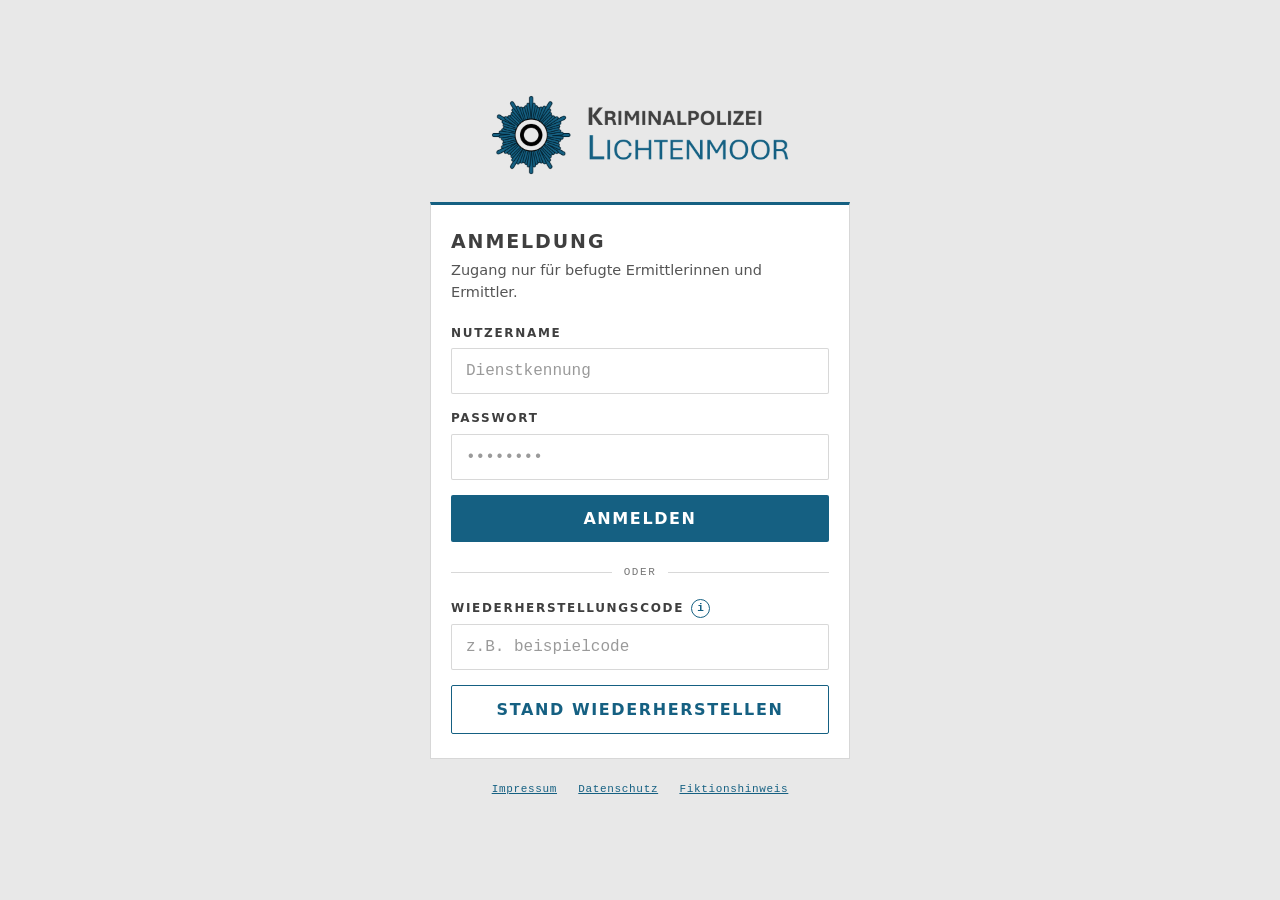
<file: index.html>
<!DOCTYPE html>
<html lang="de">
<head>
<meta charset="utf-8">
<meta name="viewport" content="width=device-width, initial-scale=1, viewport-fit=cover">
<meta name="robots" content="noindex, nofollow, noarchive, nosnippet">
<title>Kriminalpolizei Lichtenmoor</title>
<meta name="theme-color" content="#E8E8E8">
<link rel="icon" href="assets/logo-stern.png">
<link rel="apple-touch-icon" href="assets/logo-stern.png">
<style>
/* V6 */
/* ============================================================
   Farben: Vorgabe #156082 / #E8E8E8 / Schwarz / Weiß,
   dazu das Anthrazit aus der Wortmarke des Dienststellenlogos.
   ============================================================ */
:root{
  --blau:#156082;
  --blau-tief:#0E4257;
  --blau-hell:#E4EEF3;
  --papier:#E8E8E8;
  --grau:#3F3F3F;
  --rot:#B3261E;
  --rot-hell:#FBE9E7;
  --tinte:#111111;
  --weiss:#FFFFFF;
  --linie:rgba(17,17,17,.16);
  /* Reine Systemschriften - keine externen Requests, keine Schriftdateien */
  --schrift-h:"Arial Narrow","Helvetica Neue Condensed","Roboto Condensed",system-ui,-apple-system,"Segoe UI",Arial,sans-serif;
  --schrift-t:system-ui,-apple-system,"Segoe UI",Roboto,"Helvetica Neue",Arial,sans-serif;
  --schrift-m:ui-monospace,"SFMono-Regular","SF Mono",Menlo,Consolas,"Liberation Mono",monospace;
}
*{box-sizing:border-box;-webkit-tap-highlight-color:transparent}
html,body{margin:0;padding:0}
body{
  background:var(--papier);color:var(--tinte);
  font-family:var(--schrift-t);font-size:16px;line-height:1.55;
}
h1,h2,h3,.eyebrow,button,label,.wortmarke{font-family:var(--schrift-h)}
p{margin:0 0 .85em}
p:last-child{margin-bottom:0}
.versteckt{display:none !important}
.eyebrow{
  font-size:12px;font-weight:600;letter-spacing:.16em;text-transform:uppercase;
  color:var(--blau);margin:0 0 6px
}
button:focus-visible,input:focus-visible,select:focus-visible,a:focus-visible{
  outline:2px solid var(--blau);outline-offset:2px
}

/* ============================== ANMELDUNG ============================== */
#login{
  min-height:100vh;display:flex;flex-direction:column;justify-content:center;
  padding:32px 18px calc(40px + env(safe-area-inset-bottom));background:var(--papier)
}
#login .logo{display:block;width:min(300px,78%);height:auto;margin:0 auto 26px}
.tafel{
  max-width:420px;width:100%;margin:0 auto;background:var(--weiss);
  border:1px solid var(--linie);border-top:3px solid var(--blau);padding:22px 20px 24px
}
.tafel h1{
  font-size:19px;font-weight:700;text-transform:uppercase;letter-spacing:.1em;
  margin:0 0 2px;color:var(--grau)
}
.tafel .unter{font-size:14.5px;color:#555;margin:0 0 20px}
.feld{margin-bottom:15px}
.feld label{
  display:flex;align-items:center;gap:7px;font-size:12px;letter-spacing:.14em;
  text-transform:uppercase;font-weight:600;margin-bottom:6px;color:var(--grau)
}
input[type=text],input[type=password]{
  width:100%;padding:13px 14px;border:1px solid var(--linie);background:var(--weiss);
  color:var(--tinte);font-family:var(--schrift-m);font-size:16px;border-radius:2px
}
input::placeholder{color:#9a9a9a}
input:focus{outline:2px solid var(--blau);outline-offset:0;border-color:var(--blau)}
.info-i{
  width:19px;height:19px;flex:0 0 19px;border-radius:50%;border:1px solid var(--blau);
  background:transparent;color:var(--blau);font-family:var(--schrift-m);font-size:11px;
  font-weight:700;line-height:1;cursor:pointer;padding:0
}
.info-text{
  font-family:var(--schrift-t);font-size:13.5px;line-height:1.45;color:#444;
  text-transform:none;letter-spacing:0;font-weight:400;
  background:var(--papier);border-left:3px solid var(--blau);padding:10px 11px;margin:0 0 8px
}
.knopf{
  display:block;width:100%;padding:14px;border:0;border-radius:2px;cursor:pointer;
  font-size:16px;font-weight:600;letter-spacing:.1em;text-transform:uppercase;
  background:var(--blau);color:var(--weiss)
}
.knopf:active{transform:translateY(1px)}
.knopf.leise{background:transparent;color:var(--blau);border:1px solid var(--blau)}
.knopf.dunkel{background:var(--grau);color:var(--weiss)}
.knopf[disabled]{opacity:.45;cursor:not-allowed}
.fiktion{
  max-width:420px;width:100%;margin:0 auto 18px;padding:11px 13px;
  background:var(--weiss);border:1px dashed var(--grau);font-size:13.5px;line-height:1.45;color:var(--grau)
}
.fiktion b{color:var(--tinte)}
.rechtslinks{
  max-width:420px;width:100%;margin:22px auto 0;text-align:center;
  font-family:var(--schrift-m);font-size:11px;letter-spacing:.06em;color:#666
}
.rechtslinks a{color:var(--blau);margin:0 7px;display:inline-block}
footer nav a{color:var(--blau);margin-left:12px}
footer .zeile{display:flex;flex-wrap:wrap;gap:6px 0;justify-content:space-between;width:100%}
.trenner{
  display:flex;align-items:center;gap:12px;margin:22px 0 18px;
  font-family:var(--schrift-m);font-size:11px;letter-spacing:.14em;color:#777
}
.trenner::before,.trenner::after{content:"";flex:1;height:1px;background:var(--linie)}
.fehler{
  font-size:14px;margin-top:14px;padding:10px 12px;
  border-left:3px solid var(--blau);background:var(--papier)
}
.fehler.rot{
  margin:0 0 18px;border-left:3px solid var(--rot);background:var(--rot-hell);
  color:var(--rot);font-weight:600
}
input.falsch{border-color:var(--rot);background:var(--rot-hell)}
input.falsch:focus{outline-color:var(--rot)}

/* ============================== LADESEQUENZ ============================== */
#laden{
  position:fixed;inset:0;z-index:80;background:var(--papier);
  display:flex;flex-direction:column;align-items:center;justify-content:center;padding:30px
}
#laden img{width:74px;height:74px;margin-bottom:22px;animation:pulsieren 1.6s ease-in-out infinite}
@keyframes pulsieren{0%,100%{opacity:.35}50%{opacity:1}}
#ladeliste{
  font-family:var(--schrift-m);font-size:12.5px;line-height:2;color:var(--grau);
  width:min(340px,100%);min-height:112px
}
#ladeliste div{display:flex;justify-content:space-between;gap:10px}
#ladeliste b{color:var(--blau);font-weight:400}
.ladebalken{width:min(340px,100%);height:3px;background:rgba(17,17,17,.14);margin-top:14px}
.ladebalken i{display:block;height:100%;width:0;background:var(--blau);transition:width .4s linear}

/* ============================== KOPF ============================== */
.huelle{max-width:560px;margin:0 auto;background:var(--weiss);min-height:100vh}
header{
  position:sticky;top:0;z-index:20;background:var(--papier);
  padding:calc(9px + env(safe-area-inset-top)) 16px 0;border-bottom:2px solid var(--blau)
}
.kopfzeile{display:flex;align-items:center;justify-content:space-between;gap:10px}
.marke{display:flex;align-items:center;gap:10px;min-width:0}
.marke img{width:30px;height:30px;flex:0 0 30px}
.wortmarke{line-height:1.02;text-transform:uppercase;letter-spacing:.09em;font-weight:700}
.wortmarke .oben{display:block;font-size:12.5px;color:var(--grau)}
.wortmarke .unten{display:block;font-size:16px;color:var(--blau)}
.werkzeug{
  background:transparent;border:1px solid var(--blau);color:var(--blau);border-radius:2px;
  padding:7px 11px;font-size:11px;letter-spacing:.1em;text-transform:uppercase;cursor:pointer
}
.schritte{display:flex;gap:4px;margin:11px 0 0;padding-bottom:9px}
.schritte div{flex:1;height:3px;background:rgba(17,17,17,.16)}
.schritte div.aktiv{background:var(--grau)}
.schritte div.fertig{background:var(--blau)}

/* ============================== INHALT ============================== */
main{padding:22px 16px 56px}
.karte{border:1px solid var(--linie);background:var(--weiss);margin-bottom:18px}
.karte .kopf{
  background:var(--papier);padding:10px 14px;border-bottom:1px solid var(--linie)
}
.karte .kopf .titel{
  font-family:var(--schrift-h);text-transform:uppercase;letter-spacing:.13em;
  font-weight:700;font-size:12.5px;color:var(--grau)
}
.karte .leib{padding:17px 15px}
h2.frage{font-size:23px;line-height:1.2;font-weight:700;margin:0 0 4px}
.frage-nr{font-family:var(--schrift-m);font-size:12px;color:var(--blau);display:block;margin-bottom:8px}
.hinweiszeile{font-size:14px;color:#4a4a4a;margin-top:10px}

/* Willkommen */
.willkommen .kopf{background:var(--blau)}
.willkommen .kopf .titel{color:var(--weiss)}
.willkommen .leib h2{font-size:22px;margin:0 0 12px;line-height:1.2}
.ablauf{list-style:none;margin:16px 0 0;padding:0}
.ablauf li{
  display:flex;gap:11px;padding:9px 0;border-top:1px solid var(--linie);font-size:15px
}
.ablauf li b{
  font-family:var(--schrift-m);font-size:12px;color:var(--blau);flex:0 0 22px;padding-top:3px
}

/* Namensauswahl */
.namen{display:flex;flex-wrap:wrap;gap:8px;margin:14px 0 4px}
.namen button{
  border:1px solid var(--linie);background:var(--weiss);color:var(--tinte);
  padding:10px 13px;font-size:15px;font-weight:600;border-radius:2px;cursor:pointer;
  font-family:var(--schrift-t)
}
.namen button[aria-pressed=true]{background:var(--blau);border-color:var(--blau);color:var(--weiss)}
.zaehler{font-family:var(--schrift-m);font-size:12px;color:#555;margin-top:12px}

/* Abbildung zur Frage (z. B. Spindreihe) */
.fragebild{
  display:block;width:100%;margin:16px 0 2px;padding:0;cursor:zoom-in;
  border:1px solid var(--linie);background:var(--papier);text-align:left
}
.fragebild img{display:block;width:100%;height:auto;background:var(--papier)}
.fragebild .lupehinweis{
  display:block;padding:8px 10px;border-top:1px solid var(--linie);background:var(--weiss);
  font-family:var(--schrift-m);font-size:11px;letter-spacing:.08em;text-transform:uppercase;color:var(--blau)
}
.fragebild .fehlt{
  display:block;padding:22px 12px;font-family:var(--schrift-m);font-size:13px;
  line-height:1.5;color:#555;border-left:3px solid var(--blau);background:var(--papier)
}
.fragebild[disabled]{cursor:default}

/* Spinde */
.spinde{width:100%;border-collapse:collapse;margin-top:12px}
.spinde td{border-bottom:1px solid var(--linie);padding:7px 0}
.spinde td.nr{width:54px;font-family:var(--schrift-m);font-weight:700;color:var(--blau);font-size:15px}
select{
  width:100%;padding:11px 10px;border:1px solid var(--linie);background:var(--weiss);
  font-family:var(--schrift-t);font-size:15px;border-radius:2px;color:var(--tinte)
}

/* Rückmeldung */
.rueck{margin-top:14px;padding:12px 13px;font-size:15px;border-left:3px solid var(--blau);background:var(--blau-hell)}
.rueck.negativ{border-left-color:var(--grau);background:var(--papier)}
.knopfreihe{display:flex;flex-direction:column;gap:8px;margin-top:12px}

/* Rückfrage vor der letzten Antwort */
.rueckfrage{
  margin-top:14px;padding:14px 13px;border:2px solid var(--blau);background:var(--blau-hell)
}
.rueckfrage p{font-size:15px}
.rueckfrage .name{
  font-family:var(--schrift-h);font-size:22px;font-weight:700;text-transform:uppercase;
  letter-spacing:.06em;color:var(--blau);display:block;margin:2px 0 10px
}

/* Tipps */
.tipps{margin-top:18px;border-top:1px solid var(--linie);padding-top:14px}
.tipp{border:1px solid var(--linie);padding:12px 13px;margin-bottom:8px;font-size:15px;background:var(--papier)}
.tipp .marke-t{
  font-family:var(--schrift-m);font-size:11px;letter-spacing:.1em;color:var(--blau);
  display:block;margin-bottom:5px;text-transform:uppercase
}
.tipp.loesung{background:var(--blau);color:var(--weiss);border-color:var(--blau)}
.tipp.loesung .marke-t{color:rgba(255,255,255,.75)}
.gesperrt{font-size:13.5px;color:#666;margin-top:10px;font-style:italic}

/* Ende bei falscher Anklage */
.fehlschlag .kopf{background:var(--grau)}
.fehlschlag .kopf .titel{color:var(--weiss)}
.fehlschlag .leib{font-size:16px}
.fehlschlag .leib p:first-child{
  font-family:var(--schrift-h);font-size:21px;font-weight:700;line-height:1.2;color:var(--rot)
}

/* Dienstmitteilung */
.mitteilung .kopf{background:var(--blau)}
.mitteilung .kopf .titel{color:var(--weiss)}
.mitteilung .leib{font-size:16px}
.auftrag{margin:16px 0 0;padding:13px;border:1px dashed var(--blau);background:var(--blau-hell);font-size:15px}
.codehinweis{margin-top:14px;padding:12px 13px;background:var(--papier);border-left:3px solid var(--grau);font-size:14.5px}
.codehinweis .code{
  display:block;font-family:var(--schrift-m);font-weight:700;font-size:17px;color:var(--blau);
  background:var(--weiss);border:1px solid var(--linie);padding:9px 11px;margin:9px 0 9px;
  text-align:center;letter-spacing:.04em
}
.codehinweis .notiz{font-weight:600;color:var(--tinte)}

/* Stempel */
.stempel-buehne{position:relative;height:0}
.stempel{
  position:absolute;right:4px;top:-4px;pointer-events:none;border:3px solid var(--blau);
  color:var(--blau);background:var(--weiss);box-shadow:0 2px 10px rgba(17,17,17,.14);
  padding:7px 13px 6px;font-family:var(--schrift-h);font-weight:700;
  text-transform:uppercase;letter-spacing:.14em;font-size:16px;line-height:1;
  transform:rotate(-9deg);animation:stempeln .45s cubic-bezier(.2,1.4,.4,1) both
}
.stempel span{display:block;font-family:var(--schrift-m);font-size:9px;letter-spacing:.1em;margin-top:3px;font-weight:400}
@keyframes stempeln{
  0%{opacity:0;transform:rotate(-9deg) scale(2.4)}
  70%{opacity:1;transform:rotate(-9deg) scale(.94)}
  100%{opacity:1;transform:rotate(-9deg) scale(1)}
}

/* Asservate */
.asservate{margin-top:26px}
.asservate h3{
  font-size:13px;text-transform:uppercase;letter-spacing:.14em;margin:0 0 4px;color:var(--grau);
  border-bottom:2px solid var(--grau);padding-bottom:7px;display:flex;justify-content:space-between;align-items:baseline
}
.asservate h3 em{font-family:var(--schrift-m);font-size:11px;font-style:normal;color:#666;letter-spacing:.05em}
.leer{font-size:14.5px;color:#555;padding:16px 2px}
.raster{display:grid;grid-template-columns:1fr 1fr;gap:10px;margin-top:14px}
.beleg{border:1px solid var(--linie);background:var(--weiss);padding:0;cursor:pointer;text-align:left;overflow:hidden}
.beleg .bild{width:100%;aspect-ratio:3/4;object-fit:cover;display:block;background:var(--papier);border-bottom:1px solid var(--linie)}
.beleg .name{
  display:block;padding:9px 10px;font-family:var(--schrift-t);font-size:13.5px;
  font-weight:600;line-height:1.3;color:var(--tinte)
}
.tonliste{margin-top:14px}
.ton{border:1px solid var(--linie);padding:11px 12px;margin-bottom:9px}
.ton .name{font-family:var(--schrift-h);font-weight:600;font-size:17px;letter-spacing:.02em;margin:0 0 8px;color:var(--grau)}
.ton audio{width:100%;height:38px}
.ton .fehlt{font-size:13.5px;color:#555;font-family:var(--schrift-m);background:var(--papier);padding:9px 10px;border-left:3px solid var(--blau)}

/* Lupe */
#lupe{position:fixed;inset:0;z-index:60;background:rgba(17,17,17,.94);display:flex;flex-direction:column}
#lupe .leiste{
  display:flex;justify-content:space-between;align-items:center;gap:12px;color:var(--weiss);
  padding:calc(10px + env(safe-area-inset-top)) 14px 10px;font-family:var(--schrift-h);
  font-size:15px;letter-spacing:.03em
}
#lupe .leiste button{
  background:transparent;border:1px solid rgba(255,255,255,.3);color:var(--weiss);
  padding:7px 12px;font-size:12px;letter-spacing:.1em;text-transform:uppercase;cursor:pointer;flex:0 0 auto
}
#lupe .rahmen{flex:1;overflow:auto;padding:0 10px 16px;-webkit-overflow-scrolling:touch}
#lupe img{width:100%;height:auto;display:block}

/* Menü */
#menue{position:fixed;inset:0;z-index:50;background:rgba(17,17,17,.55);display:flex;align-items:flex-end}
#menue .blatt{
  background:var(--weiss);width:100%;max-width:560px;margin:0 auto;
  padding:20px 16px calc(20px + env(safe-area-inset-bottom));border-top:3px solid var(--blau)
}
#menue h3{margin:0 0 14px;font-size:13px;letter-spacing:.14em;text-transform:uppercase;color:var(--grau)}

footer{
  padding:16px 16px calc(24px + env(safe-area-inset-bottom));border-top:1px solid var(--linie);
  font-family:var(--schrift-m);font-size:10.5px;color:#666;letter-spacing:.05em;
  display:flex;flex-direction:column;gap:8px
}
@media (prefers-reduced-motion:reduce){*{animation-duration:.001s !important;transition:none !important}}
</style>
</head>
<body>

<!-- ================= ANMELDUNG ================= -->
<section id="login">
  <img class="logo" src="assets/logo-lichtenmoor.png" alt="Kriminalpolizei Lichtenmoor">



  <div class="tafel">
    <h1>Anmeldung</h1>
    <p class="unter">Zugang nur für befugte Ermittlerinnen und Ermittler.</p>

    <div id="loginfehler" class="fehler rot versteckt" role="alert"></div>

    <form id="anmeldeform" autocomplete="off">
      <div class="feld">
        <label for="nutzer">Nutzername</label>
        <input id="nutzer" type="text" autocapitalize="none" autocorrect="off" spellcheck="false" placeholder="Dienstkennung">
      </div>
      <div class="feld">
        <label for="passwort">Passwort</label>
        <input id="passwort" type="password" autocapitalize="none" autocorrect="off" spellcheck="false" placeholder="••••••••">
      </div>
      <button class="knopf" type="submit">Anmelden</button>
    </form>

    <div class="trenner">ODER</div>

    <form id="codeform" autocomplete="off">
      <div class="feld">
        <label for="code">
          Wiederherstellungscode
          <button class="info-i" type="button" id="infoauf" aria-expanded="false" aria-controls="infobox" aria-label="Was ist der Wiederherstellungscode?">i</button>
        </label>
        <p class="info-text versteckt" id="infobox">
          Den braucht ihr erst später. Im Laufe des Spiels bekommt ihr Codes genannt,
          mit denen ihr an eine bereits erreichte Stelle zurückspringen könnt – zum Beispiel,
          wenn das Handy neu startet. Zum Start meldet ihr euch einfach oben an.
        </p>
        <input id="code" type="text" autocapitalize="none" autocorrect="off" spellcheck="false" placeholder="z.B. beispielcode">
      </div>
      <button class="knopf leise" type="submit">Stand wiederherstellen</button>
    </form>
  </div>

  <nav class="rechtslinks" aria-label="Rechtliches">
    <a href="impressum.html">Impressum</a>
    <a href="datenschutz.html">Datenschutz</a>
    <a href="hinweis.html">Fiktionshinweis</a>
  </nav>
</section>

<!-- ================= LADESEQUENZ ================= -->
<div id="laden" class="versteckt" aria-hidden="true">
  <img src="assets/logo-stern.png" alt="">
  <div id="ladeliste"></div>
  <div class="ladebalken"><i id="ladebalken"></i></div>
</div>

<!-- ================= ANWENDUNG ================= -->
<div id="app" class="huelle versteckt">
  <header>
    <div class="kopfzeile">
      <div class="marke">
        <img src="assets/logo-stern.png" alt="">
        <span class="wortmarke">
          <span class="oben">Kriminalpolizei</span>
          <span class="unten">Lichtenmoor</span>
        </span>
      </div>
      <button class="werkzeug" id="menueauf" type="button">Menü</button>
    </div>
    <div class="schritte" id="schritte" aria-label="Ermittlungsfortschritt"></div>
  </header>

  <main>
    <div id="buehne"></div>
    <section class="asservate" id="asservatbereich">
      <h3>Digitale Asservate <em id="asservatzahl"></em></h3>
      <div id="asservatinhalt"></div>
    </section>
  </main>

  <footer>
    <div class="zeile">
      <span>© Kriminalpolizei Lichtenmoor — fiktives Spielmaterial</span>
      <span id="fussstand"></span>
    </div>
    <nav aria-label="Rechtliches">
      <a href="impressum.html">Impressum</a>
      <a href="datenschutz.html">Datenschutz</a>
      <a href="hinweis.html">Fiktionshinweis</a>
    </nav>
  </footer>
</div>

<!-- ================= LUPE ================= -->
<div id="lupe" class="versteckt" role="dialog" aria-modal="true">
  <div class="leiste">
    <span id="lupetitel"></span>
    <button type="button" id="lupezu">Schließen</button>
  </div>
  <div class="rahmen"><img id="lupebild" alt=""></div>
</div>

<!-- ================= MENÜ ================= -->
<div id="menue" class="versteckt" role="dialog" aria-modal="true">
  <div class="blatt">
    <h3>Menü</h3>
    <form id="menuecodeform" autocomplete="off">
      <div class="feld">
        <label for="menuecode">Wiederherstellungscode eingeben</label>
        <input id="menuecode" type="text" autocapitalize="none" autocorrect="off" spellcheck="false" placeholder="z.B. beispielcode">
      </div>
      <button class="knopf" type="submit">Stand wiederherstellen</button>
    </form>
    <div id="menuefehler" class="fehler versteckt" role="alert"></div>
    <div class="knopfreihe">
      <button class="knopf leise" type="button" id="menuezu">Zurück zum Fall</button>
    </div>
  </div>
</div>

<script>
/* ==================================================================
   1) KONFIGURATION – hier lässt sich alles Inhaltliche ändern
   ================================================================== */
const ZUGANG = { nutzer:"sokodrama", passwort:"shakespeare3" };

/* Fehlermeldungen bei falscher Anmeldung. Werden der Reihe nach durchlaufen
   und beginnen nach dem letzten Eintrag wieder von vorn. Weitere einfach ergänzen. */
const LOGINFEHLER = [
  "Kennung oder Passwort stimmen nicht. Bitte noch einmal versuchen.",
  "Zugang verweigert. Prüft Dienstkennung und Passwort.",
  "Diese Kombination ist uns nicht bekannt. Versucht es erneut.",
  "Anmeldung fehlgeschlagen – Kennung oder Passwort sind falsch."
];
let loginfehlerNr = 0;

/* Codes zum Springen. Der Code führt an den Beginn der jeweiligen Frage. */
const CODES = {
  "start":                {stufe:1, phase:"start"},      // setzt die Ermittlung zurück
  "siebenleute":          {stufe:1, phase:"mitteilung"}, // Dienstmitteilung vor der Spindfrage
  "spindwirrwarr":        {stufe:2, phase:"mitteilung"}, // Dienstmitteilung vor Motiv/Alibi/Gift
  "zweidamenmitgeheimnis":{stufe:3, phase:"mitteilung"}, // Dienstmitteilung vor der letzten Frage
  "fallgeloest":          {stufe:4, phase:"mitteilung"}  // nur zum Testen, wird im Spiel nie genannt
};

const ALLE_NAMEN = ["Andreas","Bernadette","Carolin","Darius","Ehrhardt","Fabian","Felix",
                    "Jannis","Jeremy","Maria","Norbert","Said","Thorsten","Tina","Timon","Wilfried","Wilhelm"];
const VERDAECHTIGE = ["Bernadette","Carolin","Darius","Fabian","Felix","Timon","Wilfried"];
const SPIND_NAMEN  = ["Bernadette","Carolin","Darius","Fabian","Felix","Theresa","Timon","Wilfried"];

/* Beweismittel. stufe = ab welcher Ermittlungsfrage sichtbar. Weitere Einträge einfach ergänzen. */
const ASSERVATE = [
  { art:"bild", name:"Beitrag @plantsbeforefriends",  datei:"assets/beweismittel/post_plantsbeforefriends.PNG",   stufe:3 },
  { art:"bild", name:"Story @F_x33",         datei:"assets/beweismittel/story_f_x33.png",       stufe:3 },
  { art:"bild", name:"Story @ichundpumba",   datei:"assets/beweismittel/story_ichundpumba.png", stufe:3 },
  { art:"bild", name:"Story @fabfabfab",     datei:"assets/beweismittel/story_fabfabfab.png",   stufe:3 },

  /* Erscheint mit der Dienstmitteilung vor der letzten Frage. */
  { art:"bild", name:"Toxikologiebericht",   datei:"assets/beweismittel/toxikologiebericht.png", stufe:4 },

  /* PLATZHALTER: Dateien unter assets/audio/ ablegen, Namen ggf. anpassen. */
  { art:"ton", name:"Verhör 1 – Bernadette Rousseaux", datei:"assets/audio/verhoer-1.mp3", stufe:3 },
  { art:"ton", name:"Verhör 2 – Carolin Hoffmann",     datei:"assets/audio/verhoer-2.mp3", stufe:3 },
  { art:"ton", name:"Verhör 3 – Wilfried Bergmann",        datei:"assets/audio/verhoer-3.mp3", stufe:3 }
];

const FRAGEN = {
1:{
  nr:"Ermittlungsfrage 1 von 4",
  titel:"Wer kommt grundsätzlich als Verdächtige oder Verdächtiger in Frage, weil er oder sie einen Schlüssel und damit jederzeit Zugang zu den Gemeinschaftsräumen des Theaters hatte?",
  hinweis:"Mehrfachauswahl. Die Auswahl wird erst geprüft, wenn ihr sie absendet.",
  typ:"mehrfach",
  optionen:ALLE_NAMEN,
  loesung:["Bernadette","Carolin","Darius","Fabian","Felix","Timon","Wilfried"],
  tipps:[
    "Um das Rätsel zu lösen, benötigt ihr die Materialien aus dem ersten Umschlag. Konzentriert euch auf die Schlüsselliste und den Raumplan. Wer hatte Zugang zu den Gemeinschaftsräumen?",
    "Insgesamt kommen sieben Leute in Frage. Um die Namen herauszufinden, lohnt es sich, auf den Beweisstücken nach weiterführenden Informationen zu suchen.",
    "Habt ihr den verwischten Stern unter dem Kaffeefleck gesehen? Wo findet man den noch? Und wer könnte wohl Zugang zur Kasse gebraucht haben? Bei allen anderen Namen hilft euch die Website, die auf dem Flyer abgedruckt ist."
  ],
  loesungstipp:"Um weiterzukommen, dürfen ausschließlich folgende Namen ausgewählt werden: Carolin, Darius, Bernadette, Felix, Fabian, Timon, Wilfried."
},
2:{
  nr:"Ermittlungsfrage 2 von 4",
  titel:"Wem gehört welcher Spind hinter der Bühne?",
  hinweis:"Die Spinde sind von links nach rechts von 1 bis 8 durchnummeriert. Jeder Name gehört zu genau einem Spind.",
  bild:"assets/spinde.png",
  bildname:"Spindreihe hinter der Bühne (Nr. 1–8 von links nach rechts)",
  typ:"zuordnung",
  optionen:SPIND_NAMEN,
  loesung:["Bernadette","Darius","Wilfried","Fabian","Theresa","Carolin","Felix","Timon"],
  tipps:[
    "Die Spinde sind von links nach rechts chronologisch von 1 bis 8 durchnummeriert. Wenn ihr bislang alle Materialien genau gesichtet habt, dürfte euch die Zuordnung leichtfallen. Nur der erste Spind muss per Ausschluss zugeordnet werden.",
    "In Nr. 3 steht eine Kaffeekanne – wer trinkt den nochmal so gern? Der Aufkleber auf Nr. 7 weist auf einen Fußballfan hin. In Nr. 6 sieht das Kleid anders aus als in Nr. 5.",
    "Auf Nr. 2 kleben Sticker eines gelben Oldtimers, den laut Theaterwebsite der Regisseur fährt. Dort trägt auch jemand den roten Pelzmantel. Wilfrieds Post-It weist außerdem darauf hin, dass Nr. 4 Fabian gehört."
  ],
  loesungstipp:"1 Bernadette · 2 Darius · 3 Wilfried · 4 Fabian · 5 Theresa · 6 Carolin · 7 Felix · 8 Timon"
},
3:{
  nr:"Ermittlungsfrage 3 von 4",
  titel:"Wer hatte ein Motiv, kein Alibi sowie Zugang zu einer tödlichen Substanz und könnte demnach der Täter oder die Täterin sein?",
  hinweis:"Mehrfachauswahl aus dem Verdächtigenkreis. Am Ende können mehrere Personen in Frage kommen.",
  typ:"mehrfach",
  optionen:VERDAECHTIGE,
  loesung:["Bernadette","Carolin"],
  tipps:[
    "Habt ihr wirklich jede Telefonnummer angerufen, jede Website ausgecheckt, jede Information geprüft? Mehrere Personen erfüllen alle drei Bedingungen und kommen theoretisch als Täter oder Täterin in Frage.",
    "Fast keines der Beweismittel steht für sich. Eine IBAN auf einer Rechnung kann auch an anderer Stelle gefunden werden, eine Visitenkarte zeigt eine Telefonnummer, die man mal anrufen könnte. Viele der Verdächtigen hatten ein Motiv – aber hatten wirklich alle Zugang zu einem Gift?",
    "Genau zwei Personen haben ein starkes Motiv, ein geplatztes Alibi und Zugang zu einem tödlichen Gift."
  ],
  loesungstipp:"Carolin und Bernadette haben ein starkes Motiv, ein geplatztes Alibi und Zugang zu einem tödlichen Gift."
},
4:{
  nr:"Letzte Frage",
  titel:"Wer ist die Täterin?",
  hinweis:"Eine Person auswählen. Diese Entscheidung schließt den Fall ab.",
  typ:"einfach",
  optionen:["Bernadette","Carolin"],
  loesung:["Carolin"],
  tipps:[],
  loesungstipp:"In welcher Substanz kommt Nitrat vor?"
}};

const MITTEILUNGEN = {
1:{ titel:"Dienstmitteilung",
    text:[
      "Sehr gut! Auf Basis eurer ersten Ermittlungen haben wir nun einen eindeutigen Kreis an Verdächtigen.",
      "Es sind mehrere Verhöre mit einigen der identifizierten Personen geplant, die jedoch nicht völlig unvorbereitet laufen sollen – wir müssen zunächst weitere Informationen sammeln. Die Kolleginnen und Kollegen der Kriminalpolizei haben hinter der Bühne Spinde sowie einige weitere Gegenstände und Dokumente gefunden, die sie für euch zusammengetragen haben.",
      "Die Ermittlungen gehen hinter der Bühne weiter."
    ],
    auftrag:"Öffnet den Asservate-Umschlag 2 und beantwortet die zweite Spielfrage:</br> <b>Wem gehört welcher Spind hinter der Bühne?</b>",
    code:"siebenleute", weiter:"Zur zweiten Ermittlungsfrage" },
2:{ titel:"Dienstmitteilung",
    text:[
      "Ein Blick auf die weiteren Informationen lässt vermuten, dass die ermordete Theresa Riemann viele Konflikte mit ihrem Umfeld hatte. Um einen Täter oder eine Täterin dingfest zu machen, braucht es ein starkes Motiv, ein fehlendes wasserdichtes Alibi sowie Zugang zu einer tödlichen Substanz.",
      "Die Kolleginnen und Kollegen der Kriminalpolizei konnten in drei Verhören und der vollständigen Durchsuchung des Theaters alles zusammentragen, was es zur Lösung dieses Falls braucht.",
      "Nun beginnt der schwierigste Teil.",
      "Die Verhöre und einige Beiträge aus den sozialen Medien vom Tattag findet ihr ab sofort unten unter <b>Digitale Asservate</b>."
    ],
    auftrag:"Schaut euch die digitalen Asservate an, öffnet zusätzlich den Asservate-Umschlag 3 und beantwortet die dritte Spielfrage: </br><b>Wer hatte 1. ein Motiv, 2. kein Alibi sowie 3. Zugang zu einer tödlichen Substanz und könnte demnach der Täter oder die Täterin sein?</b></br>Am Ende können mehrere Personen in Frage kommen.",
    code:"spindwirrwarr", weiter:"Zur dritten Ermittlungsfrage" },
3:{ titel:"Dienstmitteilung",
    text:[
      "Super! Ihr könnt beweisen, dass zwei Personen ein starkes Motiv haben. Und nicht nur das: Beide haben bezüglich ihrer Aufenthalte während der Tat gelogen, sodass ihre Alibis platzen. Und beide hatten theoretisch Zugriff auf ein Gift – Bernadette Rousseaux, die verschwenderische Theaterdirektorin, und Carolin Hoffmann, die eifersüchtige ewige Zweitbesetzung. Doch wer ist so weit gegangen, um Theresa zu töten?",
      "Inzwischen ist der Bericht aus der Toxikologie eingetroffen, den ihr jetzt unten bei den digitalen Asservaten findet. Dieser gibt uns endlich Aufschluss darüber, mit welchem Gift Theresa Riemann getötet wurde."
    ],
    auftrag:"Wir haben es fast. Beantwortet die letzte Spielfrage:</br><b>Wer ist die Täterin?</b>",
    code:"zweidamenmitgeheimnis", weiter:"Zur letzten Frage" },
4:{ titel:"Fall abgeschlossen",
    text:[
      "<b>Ihr habt es geschafft! Der Fall konnte erfolgreich gelöst werden.</b>","Theresas Persönlichkeit eckte an – das ist euch sicherlich schon früh aufgefallen. Sie verstand es, Menschen mit ihrer Art gegen sich aufzubringen und hinterließ dabei so manche offene Rechnung. Fabian wurde durch ihre wiederholten Attacken derart gedemütigt, dass er daran beinahe „wahnsinnig“ wurde. Timon bekam die Folgen von Theresas Rücksichtslosigkeit ebenfalls zu spüren: Die unzähligen Überstunden, die sie ihm aufbürdete, trieben ihn an den Rand seiner Kräfte. Eine Exmatrikulation von seiner Schauspielschule konnte er nur knapp verhindern. Wille wiederum litt zutiefst darunter, dass Theresa seine geliebte Enkelin kurzerhand aus der Kindertheatergruppe warf. Darius hatte derweil ein ganz anderes Problem: Neben seiner Ehefrau konnte er sich nicht für nur eine „Julia“ entscheiden und beschloss kurzerhand, dreigleisig zu fahren. Ein Geheimnis, das Theresa kannte – und mit dem sie ihn erpresste. Und dann war da noch Felix – offenbar verrückt nach ihr. Auf Gegenseitigkeit beruhte das allerdings nicht. Eine Kränkung, die ihn zum Mörder machte?","Gründe, Theresa nicht besonders zu mögen, gab es also mehr als genug. Doch so bitter die Konflikte auch waren:","<b>Nein, für einen Mord hat das alles noch nicht gereicht.</b>",
      "Und warum hat Bernadette Rousseaux gelogen? Die Theaterdirektorin zweigt seit Monaten einen erheblichen Teil der hohen EU-Förderung ab, die dem Theater bewilligt wurde. Während Theresa Riemann starb, war sie nicht im Haus, sondern in der Stadt teuer shoppen – bezahlt mit Geld, das dem Theater gehört. Ihr Alibi platzt deshalb zu Recht. Es bringt ihr ein Verfahren wegen Untreue und Subventionsbetrugs ein, aber keinen Mordprozess.",
      "Nachdem sie festgenommen wurde, wird Carolin Hoffmann schnell geständig. Über viele Jahre wurden ihr von unterschiedlichen Regisseuren Ruhm und Ehre in prestigeträchtigen Hauptrollen versprochen. Doch sie stand nie im Rampenlicht: Am Ende wurde sie immer wieder belogen und blieb nur ein Teil des Ensembles oder eben die Nebenbesetzung. Nachdem Theresa ihr nach eigener Ansicht nicht nur die Hauptrolle, sondern auch noch die Aufmerksamkeit ihrer Affäre Darius von Kraftzig stahl, entschied sie sich zu dieser perfiden Tat.",
      "Doch ihr habt den Spieß umgedreht. Mit ehrlicher Ermittlungsarbeit konntet ihr sie erfolgreich überführen.",
      "Wir freuen uns auf den nächsten Fall, bei dem wir euch wieder zur Unterstützung der Ermittlung zu Rate ziehen dürfen! Bis dahin könnt ihr die Pflanzensamen als Erinnerung einpflanzen. Wir empfehlen ungiftige Dünger bei der Pflege…"
    ],
    auftrag:"", code:"", weiter:"" }
};

/* Ende bei falscher Anklage */
const FEHLSCHLAG = {
  titel:"Anklage erhoben – und danebengelegen",
  text:[
    "Knapp daneben. Bernadette Rousseaux ist nicht die Täterin.",
    "Ihr Alibi platzt zu Recht: Die Theaterdirektorin hat über ihren Aufenthalt zur Tatzeit gelogen. Der Grund ist allerdings ein anderer. Bernadette zweigt seit Monaten einen erheblichen Teil der hohen EU-Förderung ab, die dem Theater bewilligt wurde. Während Theresa Riemann starb, war sie nicht im Haus, sondern in der Stadt teuer shoppen – bezahlt mit Geld, das dem Theater gehört. Das bringt ihr ein Verfahren wegen Untreue und Subventionsbetrugs ein, aber keinen Mordprozess.","Theresas Persönlichkeit eckte an – das ist euch sicherlich schon früh aufgefallen. Sie verstand es, Menschen mit ihrer Art gegen sich aufzubringen und hinterließ dabei so manche offene Rechnung. Fabian wurde durch ihre wiederholten Attacken derart gedemütigt, dass er daran beinahe „wahnsinnig“ wurde. Timon bekam die Folgen von Theresas Rücksichtslosigkeit ebenfalls zu spüren: Die unzähligen Überstunden, die sie ihm aufbürdete, trieben ihn an den Rand seiner Kräfte. Eine Exmatrikulation von seiner Schauspielschule konnte er nur knapp verhindern. Wille wiederum litt zutiefst darunter, dass Theresa seine geliebte Enkelin kurzerhand aus der Kindertheatergruppe warf. Darius hatte derweil ein ganz anderes Problem: Neben seiner Ehefrau konnte er sich nicht für nur eine „Julia“ entscheiden und beschloss kurzerhand, dreigleisig zu fahren. Ein Geheimnis, das Theresa kannte – und mit dem sie ihn erpresste. Und dann war da noch Felix – offenbar verrückt nach ihr. Auf Gegenseitigkeit beruhte das allerdings nicht. Eine Kränkung, die ihn zum Mörder machte?",
    "Gründe, Theresa nicht besonders zu mögen, gab es also mehr als genug. Doch so bitter die Konflikte auch waren:",
    "<b>Nein, für einen Mord hat das alles noch nicht gereicht.</b>",
    "Die Täterin ist Carolin Hoffmann. Das Nitrat, an dem Theresa Riemann gestorben ist, steckt in dem Pflanzendünger, den Carolin in ihrem Blog empfiehlt.",
    "Nach ihrer Festnahme wird sie schnell geständig. Über viele Jahre wurden ihr von unterschiedlichen Regisseuren Ruhm und Ehre in prestigeträchtigen Hauptrollen versprochen. Doch sie stand nie im Rampenlicht: Am Ende wurde sie immer wieder belogen und blieb nur ein Teil des Ensembles oder eben die Nebenbesetzung. Nachdem Theresa ihr nach eigener Ansicht nicht nur die Hauptrolle, sondern auch noch die Aufmerksamkeit ihrer Affäre Darius von Kraftzig stahl, entschied sie sich zu dieser perfiden Tat.",
    "Ohne eure Vorarbeit wären wir gar nicht erst so weit gekommen. Wir freuen uns auf den nächsten Fall, bei dem wir euch wieder zur Unterstützung der Ermittlung zu Rate ziehen dürfen! Bis dahin könnt ihr die Pflanzensamen als Erinnerung einpflanzen. Wir empfehlen ungiftige Dünger bei der Pflege."
  ]
};

const ABLEHNUNG = [
  "Diese Konstellation lässt sich mit der aktuellen Beweislage nicht halten. Prüft eure Auswahl noch einmal.",
  "Die Auswahl deckt sich nicht mit den Akten. Ein Blick auf die Materialien lohnt sich.",
  "Noch nicht schlüssig. Sichtet die Beweisstücke erneut – und zieht bei Bedarf einen Tipp heran."
];

const LADEZEILEN = [
  ["Verbindung zur Dienststelle","aufgebaut"],
  ["Kennung geprüft","bestätigt"],
  ["Fallakte Theresa Riemann","geladen"],
  ["Asservatenverzeichnis","synchronisiert"]
];

/* ==================================================================
   2) ZUSTAND
   ================================================================== */
const SPEICHER = "kpi-lichtenmoor-v2";
const START = { angemeldet:false, stufe:1, phase:"start", tipps:{1:0,2:0,3:0,4:0},
                loesung:{}, auswahl:{}, fehlversuche:{1:0,2:0,3:0,4:0} };
let zustand = JSON.parse(JSON.stringify(START));

function sichern(){ try{ localStorage.setItem(SPEICHER, JSON.stringify(zustand)); }catch(e){} }
function laden(){
  try{
    const roh = localStorage.getItem(SPEICHER);
    if(roh) zustand = Object.assign(zustand, JSON.parse(roh));
  }catch(e){}
}
const $ = id => document.getElementById(id);
function el(tag, klasse){ const e=document.createElement(tag); if(klasse) e.className=klasse; return e; }

/* ==================================================================
   3) ANMELDUNG UND LADESEQUENZ
   ================================================================== */
$("infoauf").addEventListener("click", ()=>{
  const box = $("infobox"), auf = box.classList.toggle("versteckt");
  $("infoauf").setAttribute("aria-expanded", auf ? "false" : "true");
});

function zeigeLoginfehler(text, felder){
  const f = $("loginfehler");
  f.textContent = text; f.classList.remove("versteckt");
  ["nutzer","passwort","code"].forEach(id=>$(id).classList.remove("falsch"));
  (felder||[]).forEach(id=>$(id).classList.add("falsch"));
  f.scrollIntoView({block:"nearest",behavior:"smooth"});
}
function loginfehlerWeg(){
  $("loginfehler").classList.add("versteckt");
  ["nutzer","passwort","code"].forEach(id=>$(id).classList.remove("falsch"));
}
["nutzer","passwort","code"].forEach(id=>$(id).addEventListener("input", loginfehlerWeg));

$("anmeldeform").addEventListener("submit", e=>{
  e.preventDefault();
  const n = $("nutzer").value.trim().toLowerCase();
  const p = $("passwort").value.trim();
  if(n===ZUGANG.nutzer && p===ZUGANG.passwort){
    zustand.angemeldet = true; sichern(); ladeSequenz(starte);
  }else{
    zeigeLoginfehler(LOGINFEHLER[loginfehlerNr++ % LOGINFEHLER.length], ["nutzer","passwort"]);
  }
});

$("codeform").addEventListener("submit", e=>{
  e.preventDefault();
  const c = $("code").value.trim().toLowerCase().replace(/\s+/g,"");
  if(CODES[c]){
    springe(CODES[c]); zustand.angemeldet = true; sichern(); ladeSequenz(starte);
  }else{
    zeigeLoginfehler("Dieser Code ist unbekannt. Er wird euch im Spiel mitgeteilt – zum Start meldet ihr euch oben mit Kennung und Passwort an.", ["code"]);
  }
});

function springe(ziel){
  zustand.stufe = ziel.stufe;
  zustand.phase = ziel.phase;
  zustand.tipps = {1:0,2:0,3:0,4:0};
  zustand.fehlversuche = {1:0,2:0,3:0,4:0};
  zustand.loesung = {}; zustand.auswahl = {};
}

function ladeSequenz(fertig){
  const schirm = $("laden"), liste = $("ladeliste"), balken = $("ladebalken");
  liste.innerHTML = ""; balken.style.width = "0";
  schirm.classList.remove("versteckt");
  $("login").classList.add("versteckt");
  const schnell = window.matchMedia("(prefers-reduced-motion: reduce)").matches;
  const takt = schnell ? 120 : 550;
  LADEZEILEN.forEach((z,i)=>{
    setTimeout(()=>{
      const d = document.createElement("div");
      d.innerHTML = "<span>"+z[0]+"</span><b>"+z[1]+"</b>";
      liste.appendChild(d);
      balken.style.width = Math.round((i+1)/LADEZEILEN.length*100)+"%";
    }, takt*(i+1));
  });
  setTimeout(()=>{ schirm.classList.add("versteckt"); fertig(); }, takt*(LADEZEILEN.length+1.4));
}

function starte(){
  $("login").classList.add("versteckt");
  $("app").classList.remove("versteckt");
  zeichne();
  window.scrollTo(0,0);
}

/* ==================================================================
   4) OBERFLÄCHE
   ================================================================== */
function zeichne(){
  zeichneSchritte();
  const b = $("buehne"); b.innerHTML = "";
  if(zustand.phase==="start")            b.appendChild(baueWillkommen());
  else if(zustand.phase==="fehlschlag")  b.appendChild(baueFehlschlag());
  else if(zustand.phase==="mitteilung")  b.appendChild(baueMitteilung(zustand.stufe));
  else                                   b.appendChild(baueFrage(zustand.stufe));
  zeichneAsservate();
  const ende = (zustand.phase==="fehlschlag") || (zustand.phase==="mitteilung" && zustand.stufe===4);
  $("asservatbereich").classList.toggle("versteckt", ende);
  $("fussstand").textContent = zustand.phase==="start" ? "BEREIT" : "SCHRITT "+zustand.stufe+" VON 4";
  sichern();
}

function zeichneSchritte(){
  const s = $("schritte"); s.innerHTML = "";
  for(let i=1;i<=4;i++){
    const d = document.createElement("div");
    if(zustand.phase==="start") d.className = "";
    else if(zustand.phase==="fehlschlag") d.className = "fertig";
    else if(i<zustand.stufe || (i===zustand.stufe && zustand.phase==="mitteilung")) d.className="fertig";
    else if(i===zustand.stufe) d.className="aktiv";
    s.appendChild(d);
  }
}

/* ---------- Willkommen ---------- */
function baueWillkommen(){
  const karte = el("section","karte willkommen");
  karte.innerHTML = '<div class="kopf"><span class="titel">Willkommen</span></div>';
  const leib = el("div","leib");
  leib.innerHTML =
    '<h2>Schön, dass ihr da seid.</h2>'+
    '<p>Ihr unterstützt die Kriminalpolizei Lichtenmoor bei den Ermittlungen im Todesfall '+
    '<b>Theresa Riemann</b>, Schauspielerin am Stadttheater. Alles, was digital vorliegt, '+
    'stellen wir euch hier zur Verfügung.</p>'+
    '<ul class="ablauf">'+
      '<li><b>1</b><span>Ihr beantwortet nacheinander vier Ermittlungsfragen. Jede richtige Antwort schaltet den nächsten Ermittlungsschritt frei.</span></li>'+
      '<li><b>2</b><span>Die Beweismittel liegen euch in den Asservate-Umschlägen vor. Öffnet immer nur den Umschlag, zu dem wir euch auffordern.</span></li>'+
      '<li><b>3</b><span>Verhöre und digitale Fundstücke erscheinen im Laufe der Ermittlung unten unter „Digitale Asservate". Wollt ihr über mehrere Geräte darauf zugreifen, könnt ihr die Wiederherstellungscodes aus den Dienstmitteilungen nutzen, die ihr im Laufe des Spiels erhaltet.</span></li>'+
      '<li><b>4</b><span>Wenn ihr nicht weiterkommt, könnt ihr zu jeder Frage Tipps aus dem Ermittlungsteam anfordern.</span></li>'+
    '</ul>';
  const reihe = el("div","knopfreihe");
  const b = document.createElement("button");
  b.className="knopf"; b.type="button"; b.textContent="Ermittlung beginnen";
  b.addEventListener("click", ()=>{
    zustand.phase="frage"; zustand.stufe=1; zeichne(); window.scrollTo({top:0,behavior:"smooth"});
  });
  reihe.appendChild(b); leib.appendChild(reihe);
  karte.appendChild(leib);
  return karte;
}

/* ---------- Frage ---------- */
function baueFrage(stufe){
  const f = FRAGEN[stufe];
  const karte = el("section","karte");
  karte.innerHTML = '<div class="kopf"><span class="titel">Ermittlungsauftrag</span></div>';
  const leib = el("div","leib");
  leib.innerHTML = '<span class="frage-nr">'+f.nr+'</span><h2 class="frage">'+f.titel+'</h2>'+
                   '<p class="hinweiszeile">'+f.hinweis+'</p>';

  /* Abbildung zur Frage – erscheint über den Auswahlfeldern */
  if(f.bild){
    const rahmen = document.createElement("button");
    rahmen.className = "fragebild"; rahmen.type = "button";
    const bild = document.createElement("img");
    bild.src = f.bild; bild.alt = f.bildname || ""; bild.loading = "lazy";
    const hinweis = el("span","lupehinweis");
    hinweis.textContent = "Zum Vergrößern antippen";
    const fehlt = el("span","fehlt versteckt");
    fehlt.textContent = "Platzhalter – Bilddatei noch nicht hinterlegt ("+f.bild+").";
    bild.addEventListener("error", ()=>{
      bild.classList.add("versteckt"); hinweis.classList.add("versteckt");
      fehlt.classList.remove("versteckt"); rahmen.disabled = true;
    });
    rahmen.appendChild(bild); rahmen.appendChild(fehlt); rahmen.appendChild(hinweis);
    rahmen.addEventListener("click", ()=>oeffneLupe({name:f.bildname||"Abbildung", datei:f.bild}));
    leib.appendChild(rahmen);
  }

  const eingabe = el("div");
  let holeAntwort;

  if(f.typ==="mehrfach" || f.typ==="einfach"){
    const gew = new Set(zustand.auswahl[stufe] || []);
    const box = el("div","namen");
    f.optionen.forEach(name=>{
      const b = document.createElement("button");
      b.type="button"; b.textContent=name;
      b.setAttribute("aria-pressed", gew.has(name) ? "true":"false");
      b.addEventListener("click", ()=>{
        if(f.typ==="einfach"){
          gew.clear(); gew.add(name);
          [...box.children].forEach(k=>k.setAttribute("aria-pressed", k===b ? "true":"false"));
        }else{
          if(gew.has(name)){ gew.delete(name); b.setAttribute("aria-pressed","false"); }
          else{ gew.add(name); b.setAttribute("aria-pressed","true"); }
        }
        zustand.auswahl[stufe] = [...gew]; sichern();
        zaehler.textContent = "Ausgewählt: " + (gew.size ? [...gew].join(" · ") : "keine Person");
        rueckfrage.classList.add("versteckt");
      });
      box.appendChild(b);
    });
    const zaehler = el("div","zaehler");
    zaehler.textContent = "Ausgewählt: " + (gew.size ? [...gew].join(" · ") : "keine Person");
    eingabe.appendChild(box); eingabe.appendChild(zaehler);
    holeAntwort = ()=>[...gew];
  }

  if(f.typ==="zuordnung"){
    const gespeichert = zustand.auswahl[stufe] || [];
    const tab = el("table","spinde");
    for(let i=0;i<8;i++){
      const tr = document.createElement("tr");
      const td1 = el("td","nr"); td1.textContent = "Nr. "+(i+1);
      const td2 = document.createElement("td");
      const sel = document.createElement("select");
      sel.innerHTML = '<option value="">– bitte wählen –</option>' +
        f.optionen.map(n=>'<option value="'+n+'">'+n+'</option>').join("");
      if(gespeichert[i]) sel.value = gespeichert[i];
      sel.addEventListener("change", ()=>{
        zustand.auswahl[stufe] = [...tab.querySelectorAll("select")].map(s=>s.value); sichern();
      });
      td2.appendChild(sel); tr.appendChild(td1); tr.appendChild(td2); tab.appendChild(tr);
    }
    eingabe.appendChild(tab);
    holeAntwort = ()=>[...tab.querySelectorAll("select")].map(s=>s.value);
  }
  leib.appendChild(eingabe);

  const reihe = el("div","knopfreihe");
  const senden = document.createElement("button");
  senden.className="knopf"; senden.type="button";
  senden.textContent = (stufe===4) ? "Täterin benennen" : "Auswertung anfordern";
  reihe.appendChild(senden);

  const zurueck = document.createElement("button");
  zurueck.className="knopf leise"; zurueck.type="button";
  zurueck.textContent = (stufe===1) ? "Zurück zur Begrüßung" : "Zurück zur letzten Dienstmitteilung";
  zurueck.addEventListener("click", ()=>{
    if(stufe===1){ zustand.phase="start"; }
    else{ zustand.stufe = stufe-1; zustand.phase="mitteilung"; }
    zeichne(); window.scrollTo({top:0,behavior:"smooth"});
  });
  reihe.appendChild(zurueck);
  leib.appendChild(reihe);

  /* Rückfrage vor der letzten Antwort */
  const rueckfrage = el("div","rueckfrage versteckt");
  leib.appendChild(rueckfrage);

  const buehneStempel = el("div","stempel-buehne");
  const rueck = el("div","rueck versteckt");
  leib.appendChild(buehneStempel); leib.appendChild(rueck);

  function auswerten(antwort){
    const pruef = pruefe(f, antwort);
    rueck.classList.remove("versteckt");

    /* Letzte Frage: die falsche der beiden Frauen führt zum Ende mit Auflösung. */
    if(stufe===4 && !pruef.ok && antwort.length){
      rueck.className = "rueck negativ";
      rueck.textContent = "Die Anklage wird bearbeitet …";
      senden.disabled = true; zurueck.disabled = true;
      setTimeout(()=>{ zustand.phase="fehlschlag"; zeichne(); window.scrollTo({top:0,behavior:"smooth"}); }, 900);
      return;
    }

    if(pruef.ok){
      rueck.className = "rueck";
      rueck.textContent = "Auswertung bestätigt. Der nächste Schritt wird freigegeben.";
      buehneStempel.innerHTML = '<div class="stempel">Geprüft<span>KRIMINALPOLIZEI LICHTENMOOR</span></div>';
      senden.disabled = true; zurueck.disabled = true;
      setTimeout(()=>{ zustand.phase="mitteilung"; zeichne(); window.scrollTo({top:0,behavior:"smooth"}); }, 2400);
    }else{
      rueck.className = "rueck negativ";
      zustand.fehlversuche[stufe] = (zustand.fehlversuche[stufe]||0)+1;
      let text = pruef.grund || ABLEHNUNG[(zustand.fehlversuche[stufe]-1) % ABLEHNUNG.length];
      if(zustand.fehlversuche[stufe]>=2 && zustand.tipps[stufe]<f.tipps.length)
        text += " Unten könnt ihr einen Tipp anfordern.";
      rueck.textContent = text;
      sichern();
    }
  }

  senden.addEventListener("click", ()=>{
    const antwort = holeAntwort();
    if(stufe===4){
      if(!antwort.length){
        rueck.classList.remove("versteckt"); rueck.className="rueck negativ";
        rueck.textContent = "Es ist noch keine Person ausgewählt.";
        return;
      }
      rueck.classList.add("versteckt");
      rueckfrage.innerHTML = '<p>Ihr beschuldigt</p><span class="name">'+antwort[0]+'</span>'+
        '<p>Seid ihr euch ganz sicher? Mit dieser Entscheidung schließen wir den Fall ab.</p>';
      const rf = el("div","knopfreihe");
      const ja = document.createElement("button");
      ja.className="knopf"; ja.type="button"; ja.textContent="Ja, Anklage erheben";
      ja.addEventListener("click", ()=>{ rueckfrage.classList.add("versteckt"); auswerten(antwort); });
      const nein = document.createElement("button");
      nein.className="knopf leise"; nein.type="button"; nein.textContent="Noch einmal beraten";
      nein.addEventListener("click", ()=>rueckfrage.classList.add("versteckt"));
      rf.appendChild(ja); rf.appendChild(nein); rueckfrage.appendChild(rf);
      rueckfrage.classList.remove("versteckt");
      rueckfrage.scrollIntoView({block:"nearest",behavior:"smooth"});
      return;
    }
    auswerten(antwort);
  });

  leib.appendChild(baueTipps(stufe));
  karte.appendChild(leib);
  return karte;
}

function pruefe(f, antwort){
  if(f.typ==="zuordnung"){
    if(antwort.some(v=>!v)) return {ok:false, grund:"Es sind noch nicht alle acht Spinde zugeordnet."};
    if(new Set(antwort).size !== antwort.length)
      return {ok:false, grund:"Jeder Name gehört zu genau einem Spind. Mindestens ein Name ist doppelt vergeben."};
    return {ok: antwort.every((v,i)=>v===f.loesung[i])};
  }
  if(!antwort.length) return {ok:false, grund:"Es ist noch keine Person ausgewählt."};
  return {ok: [...antwort].sort().join("|") === [...f.loesung].sort().join("|")};
}

/* ---------- Tipps ---------- */
function baueTipps(stufe){
  const f = FRAGEN[stufe];
  const box = el("div","tipps");
  const kopf = el("div","eyebrow"); kopf.textContent = "Unterstützung anfordern";
  box.appendChild(kopf);

  const offen = zustand.tipps[stufe] || 0;
  for(let i=0;i<offen && i<f.tipps.length;i++){
    const t = el("div","tipp");
    t.innerHTML = '<span class="marke-t">Tipp '+(i+1)+'</span>'+f.tipps[i];
    box.appendChild(t);
  }
  if(zustand.loesung[stufe]){
    const t = el("div","tipp loesung");
    t.innerHTML = '<span class="marke-t">Lösungstipp</span>'+f.loesungstipp;
    box.appendChild(t);
  }

  const reihe = el("div","knopfreihe");
  const alleTippsOffen = offen >= f.tipps.length;

  if(!alleTippsOffen){
    const b = document.createElement("button");
    b.className="knopf leise"; b.type="button"; b.textContent = "Tipp "+(offen+1)+" anfordern";
    b.addEventListener("click", ()=>{ zustand.tipps[stufe]=offen+1; zeichne(); });
    reihe.appendChild(b);
  }
  if(alleTippsOffen && !zustand.loesung[stufe]){
    const b = document.createElement("button");
    b.className="knopf leise"; b.type="button"; b.textContent="Lösungstipp anzeigen";
    b.addEventListener("click", ()=>{
      if(confirm("Der Lösungstipp verrät die Antwort. Wirklich anzeigen?")){
        zustand.loesung[stufe]=true; zeichne();
      }
    });
    reihe.appendChild(b);
  }
  box.appendChild(reihe);

  if(!alleTippsOffen){
    const s = el("div","gesperrt");
    s.textContent = "Den Lösungstipp gibt es, sobald alle Tipps zu dieser Frage abgerufen wurden.";
    box.appendChild(s);
  }
  return box;
}

/* ---------- Dienstmitteilung ---------- */
function baueMitteilung(stufe){
  const m = MITTEILUNGEN[stufe];
  const karte = el("section","karte mitteilung");
  karte.innerHTML = '<div class="kopf"><span class="titel">'+m.titel+'</span></div>';
  const leib = el("div","leib");
  leib.innerHTML = m.text.map(t=>"<p>"+t+"</p>").join("");
  if(m.auftrag){ const a = el("div","auftrag"); a.innerHTML = m.auftrag; leib.appendChild(a); }
  if(m.code){
    const c = el("div","codehinweis");
    c.innerHTML = '<span class="notiz">Notiert euch diesen Code am besten kurz auf Papier:</span>'+
      '<span class="code">'+m.code+'</span>'+
      'Damit stellt ihr genau diesen Stand wieder her – über die Anmeldemaske oder das Menü oben rechts, '+
      'falls die Seite versehentlich aktualisiert wird, ihr später zurückkehren wollt oder den Polizeiserver auf mehreren Geräten verwendet.';
    leib.appendChild(c);
  }
  if(m.weiter){
    const reihe = el("div","knopfreihe");
    const b = document.createElement("button");
    b.className="knopf"; b.type="button"; b.textContent=m.weiter;
    b.addEventListener("click", ()=>{
      zustand.stufe = stufe+1; zustand.phase="frage"; zeichne(); window.scrollTo({top:0,behavior:"smooth"});
    });
    reihe.appendChild(b); leib.appendChild(reihe);
  }
  karte.appendChild(leib);
  return karte;
}

/* ---------- Ende bei falscher Anklage ---------- */
function baueFehlschlag(){
  const karte = el("section","karte fehlschlag");
  karte.innerHTML = '<div class="kopf"><span class="titel">'+FEHLSCHLAG.titel+'</span></div>';
  const leib = el("div","leib");
  leib.innerHTML = FEHLSCHLAG.text.map(t=>"<p>"+t+"</p>").join("");
  karte.appendChild(leib);
  return karte;
}

/* ---------- Asservate ---------- */
function sichtbareStufe(){
  if(zustand.phase==="start") return 0;
  return zustand.phase==="mitteilung" ? zustand.stufe+1 : zustand.stufe;
}
function zeichneAsservate(){
  const ziel = $("asservatinhalt"); ziel.innerHTML = "";
  const frei = ASSERVATE.filter(a=>a.stufe <= sichtbareStufe());
  $("asservatzahl").textContent = frei.length + (frei.length===1 ? " Eintrag" : " Einträge");

  if(!frei.length){
    const p = el("div","leer");
    p.textContent = "Noch keine digitalen Asservate freigegeben. Weitere Beweismittel werden nach erfolgreicher Auswertung hier eingestellt.";
    ziel.appendChild(p); return;
  }

  const bilder = frei.filter(a=>a.art==="bild");
  if(bilder.length){
    const raster = el("div","raster");
    bilder.forEach(a=>{
      const b = document.createElement("button");
      b.className="beleg"; b.type="button";
      b.innerHTML = '<img class="bild" src="'+a.datei+'" alt="'+a.name+'" loading="lazy">'+
                    '<span class="name">'+a.name+'</span>';
      b.addEventListener("click", ()=>oeffneLupe(a));
      raster.appendChild(b);
    });
    ziel.appendChild(raster);
  }

  const toene = frei.filter(a=>a.art==="ton");
  if(toene.length){
    const liste = el("div","tonliste");
    toene.forEach(a=>{
      const t = el("div","ton");
      t.innerHTML = '<div class="name">'+a.name+'</div>';
      const audio = document.createElement("audio");
      audio.controls = true; audio.preload = "none"; audio.src = a.datei;
      const fehlt = el("div","fehlt versteckt");
      fehlt.textContent = "Platzhalter – Tondatei noch nicht hinterlegt ("+a.datei+").";
      audio.addEventListener("error", ()=>{ audio.classList.add("versteckt"); fehlt.classList.remove("versteckt"); });
      t.appendChild(audio); t.appendChild(fehlt);
      liste.appendChild(t);
    });
    ziel.appendChild(liste);
  }
}

/* ---------- Lupe ---------- */
function oeffneLupe(a){
  $("lupetitel").textContent = a.name;
  $("lupebild").src = a.datei; $("lupebild").alt = a.name;
  $("lupe").classList.remove("versteckt");
  document.body.style.overflow="hidden";
}
$("lupezu").addEventListener("click", ()=>{
  $("lupe").classList.add("versteckt"); document.body.style.overflow="";
});

/* ---------- Menü ---------- */
$("menueauf").addEventListener("click", ()=>$("menue").classList.remove("versteckt"));
$("menuezu").addEventListener("click", schliesseMenue);
function schliesseMenue(){
  $("menue").classList.add("versteckt");
  $("menuefehler").classList.add("versteckt");
  $("menuecode").value = "";
}
$("menuecodeform").addEventListener("submit", e=>{
  e.preventDefault();
  const c = $("menuecode").value.trim().toLowerCase().replace(/\s+/g,"");
  if(CODES[c]){ springe(CODES[c]); schliesseMenue(); zeichne(); window.scrollTo(0,0); }
  else{
    const f = $("menuefehler");
    f.textContent = "Dieser Code ist unbekannt. Der aktuellste steht jeweils in der letzten Dienstmitteilung.";
    f.classList.remove("versteckt");
  }
});

/* ---------- Start ---------- */
laden();
if(zustand.angemeldet) starte();
</script>
</body>
</html>
</file>
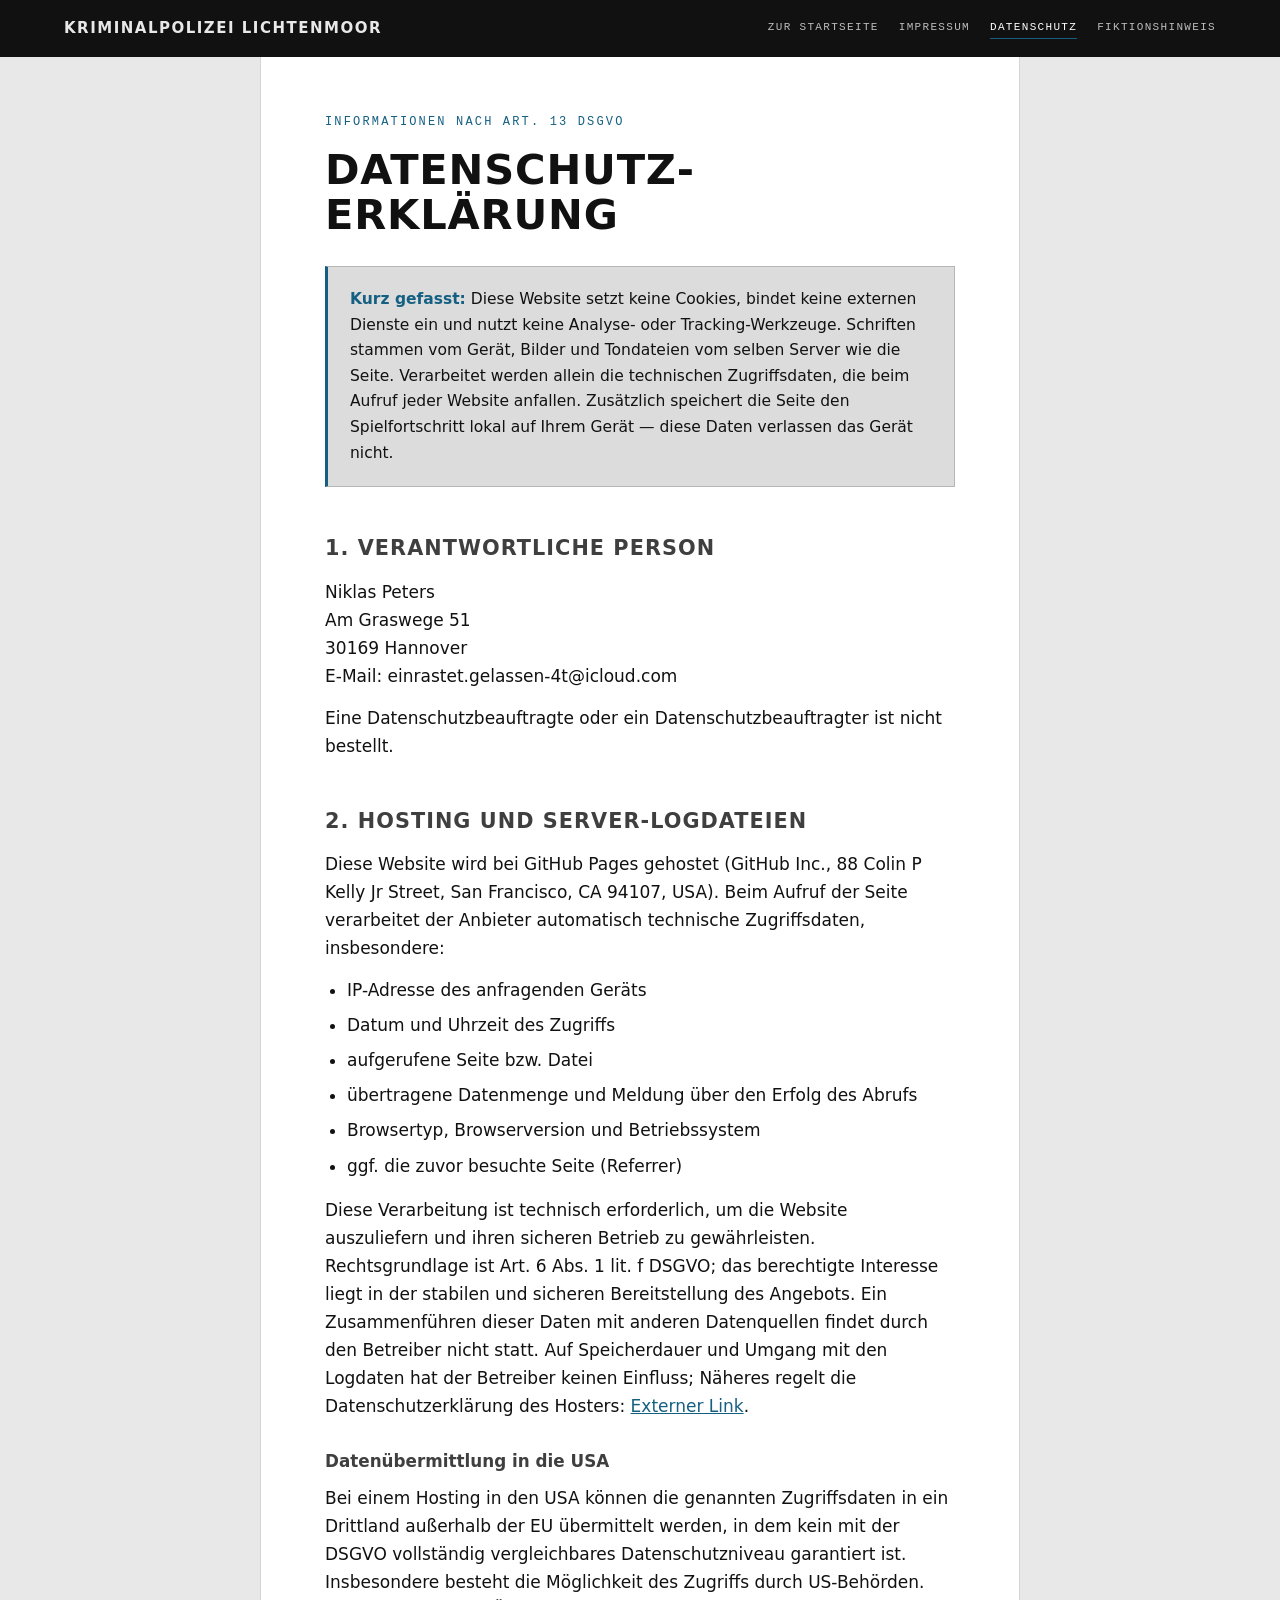
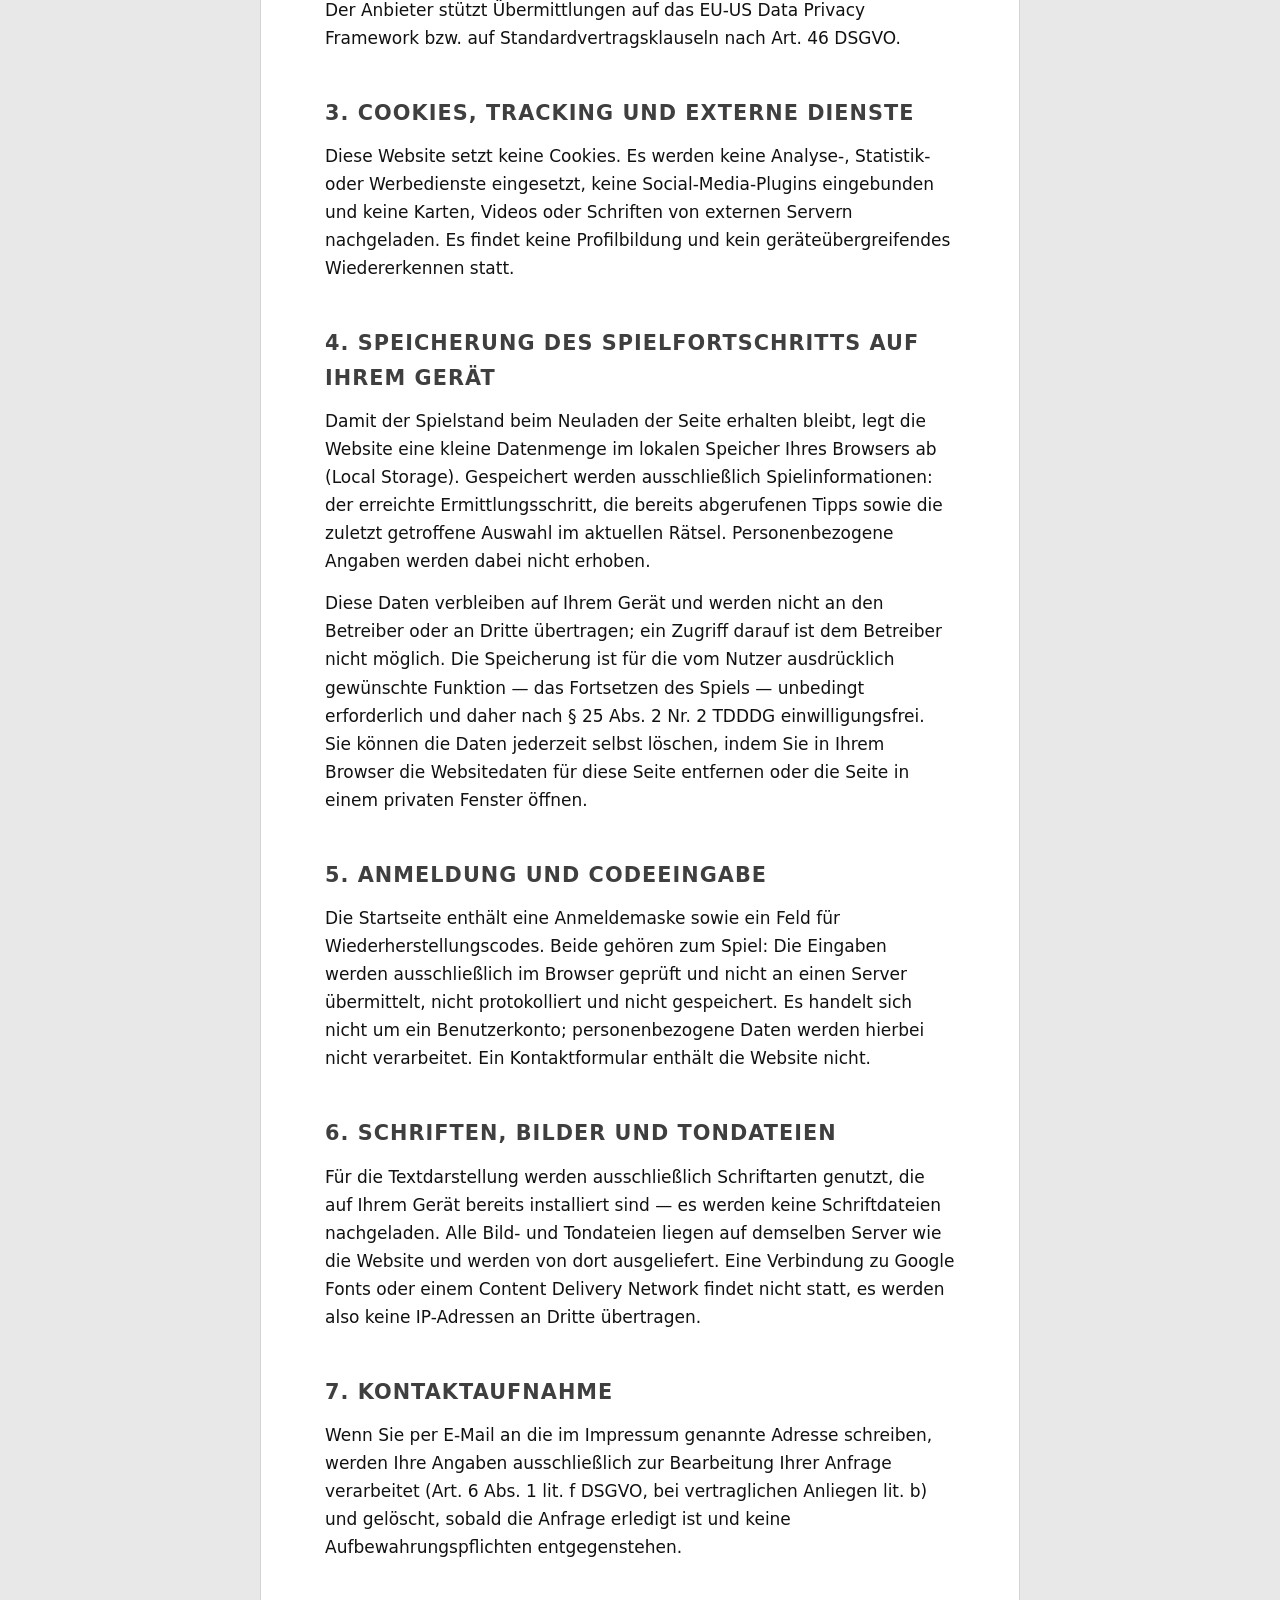
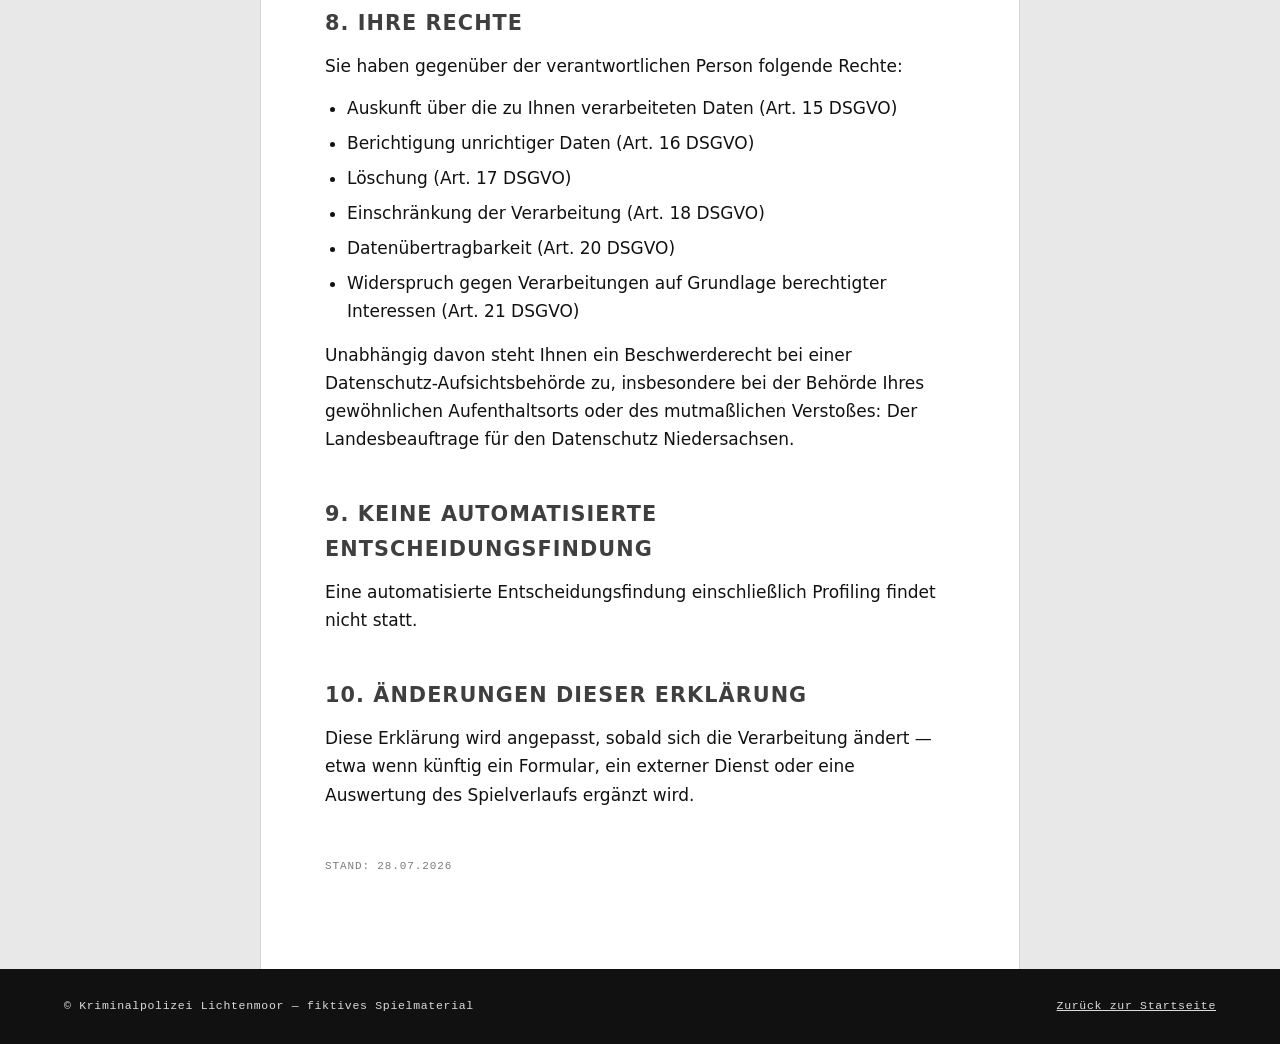
<file: datenschutz.html>
<!DOCTYPE html>
<html lang="de">
<head>
<meta charset="UTF-8">
<meta name="viewport" content="width=device-width, initial-scale=1.0">
<meta name="robots" content="noindex, nofollow, noarchive, nosnippet">
<title>Datenschutz — Kriminalpolizei Lichtenmoor</title>
<link rel="icon" href="data:,">
<link rel="stylesheet" href="legal.css">
</head>
<body>

<div class="topbar">
  <a class="mark" href="index.html">Kriminalpolizei Lichtenmoor</a>
  <nav aria-label="Rechtliches">
    <a href="index.html">Zur Startseite</a>
    <a href="impressum.html">Impressum</a>
    <a href="datenschutz.html" aria-current="page">Datenschutz</a>
    <a href="hinweis.html">Fiktionshinweis</a>
  </nav>
</div>

<main>
  <span class="eyebrow">Informationen nach Art. 13 DSGVO</span>
  <h1>Datenschutz&shy;erklärung</h1>

  <div class="callout">
    <strong>Kurz gefasst:</strong> Diese Website setzt keine Cookies, bindet keine externen Dienste ein
    und nutzt keine Analyse- oder Tracking-Werkzeuge. Schriften stammen vom Gerät, Bilder und
    Tondateien vom selben Server wie die Seite. Verarbeitet werden allein die technischen Zugriffsdaten,
    die beim Aufruf jeder Website anfallen. Zusätzlich speichert die Seite den Spielfortschritt lokal
    auf Ihrem Gerät — diese Daten verlassen das Gerät nicht.
  </div>

  <h2>1. Verantwortliche Person</h2>
  <p>
    Niklas Peters<br>
    Am Graswege 51<br>
    30169 Hannover<br>
    E-Mail: einrastet.gelassen-4t@icloud.com
  </p>
  <p>Eine Datenschutzbeauftragte oder ein Datenschutzbeauftragter ist nicht bestellt.</p>

  <h2>2. Hosting und Server-Logdateien</h2>
  <p>
    Diese Website wird bei GitHub Pages gehostet (GitHub Inc., 88 Colin P Kelly Jr Street,
    San Francisco, CA 94107, USA). Beim Aufruf der Seite verarbeitet der Anbieter automatisch
    technische Zugriffsdaten, insbesondere:
  </p>
  <ul>
    <li>IP-Adresse des anfragenden Geräts</li>
    <li>Datum und Uhrzeit des Zugriffs</li>
    <li>aufgerufene Seite bzw. Datei</li>
    <li>übertragene Datenmenge und Meldung über den Erfolg des Abrufs</li>
    <li>Browsertyp, Browserversion und Betriebssystem</li>
    <li>ggf. die zuvor besuchte Seite (Referrer)</li>
  </ul>
  <p>
    Diese Verarbeitung ist technisch erforderlich, um die Website auszuliefern und ihren sicheren
    Betrieb zu gewährleisten. Rechtsgrundlage ist Art. 6 Abs. 1 lit. f DSGVO; das berechtigte Interesse
    liegt in der stabilen und sicheren Bereitstellung des Angebots. Ein Zusammenführen dieser Daten mit
    anderen Datenquellen findet durch den Betreiber nicht statt. Auf Speicherdauer und Umgang mit den
    Logdaten hat der Betreiber keinen Einfluss; Näheres regelt die Datenschutzerklärung des Hosters:
    <a href="https://docs.github.com/en/site-policy/privacy-policies/github-general-privacy-statement">Externer Link</a>.
  </p>

  <h3>Datenübermittlung in die USA</h3>
  <p>
    Bei einem Hosting in den USA können die genannten Zugriffsdaten in ein Drittland außerhalb der EU
    übermittelt werden, in dem kein mit der DSGVO vollständig vergleichbares Datenschutzniveau
    garantiert ist. Insbesondere besteht die Möglichkeit des Zugriffs durch US-Behörden. Der Anbieter
    stützt Übermittlungen auf das EU-US Data Privacy Framework bzw. auf Standardvertragsklauseln nach
    Art. 46 DSGVO.
  </p>

  <h2>3. Cookies, Tracking und externe Dienste</h2>
  <p>
    Diese Website setzt keine Cookies. Es werden keine Analyse-, Statistik- oder Werbedienste
    eingesetzt, keine Social-Media-Plugins eingebunden und keine Karten, Videos oder Schriften von
    externen Servern nachgeladen. Es findet keine Profilbildung und kein geräteübergreifendes
    Wiedererkennen statt.
  </p>

  <h2>4. Speicherung des Spielfortschritts auf Ihrem Gerät</h2>
  <p>
    Damit der Spielstand beim Neuladen der Seite erhalten bleibt, legt die Website eine kleine
    Datenmenge im lokalen Speicher Ihres Browsers ab (Local Storage). Gespeichert werden
    ausschließlich Spielinformationen: der erreichte Ermittlungsschritt, die bereits abgerufenen
    Tipps sowie die zuletzt getroffene Auswahl im aktuellen Rätsel. Personenbezogene Angaben werden
    dabei nicht erhoben.
  </p>
  <p>
    Diese Daten verbleiben auf Ihrem Gerät und werden nicht an den Betreiber oder an Dritte
    übertragen; ein Zugriff darauf ist dem Betreiber nicht möglich. Die Speicherung ist für die vom
    Nutzer ausdrücklich gewünschte Funktion — das Fortsetzen des Spiels — unbedingt erforderlich und
    daher nach § 25 Abs. 2 Nr. 2 TDDDG einwilligungsfrei. Sie können die Daten jederzeit selbst
    löschen, indem Sie in Ihrem Browser die Websitedaten für diese Seite entfernen oder die Seite in
    einem privaten Fenster öffnen.
  </p>

  <h2>5. Anmeldung und Codeeingabe</h2>
  <p>
    Die Startseite enthält eine Anmeldemaske sowie ein Feld für Wiederherstellungscodes. Beide
    gehören zum Spiel: Die Eingaben werden ausschließlich im Browser geprüft und nicht an einen Server
    übermittelt, nicht protokolliert und nicht gespeichert. Es handelt sich nicht um ein
    Benutzerkonto; personenbezogene Daten werden hierbei nicht verarbeitet. Ein Kontaktformular
    enthält die Website nicht.
  </p>

  <h2>6. Schriften, Bilder und Tondateien</h2>
  <p>
    Für die Textdarstellung werden ausschließlich Schriftarten genutzt, die auf Ihrem Gerät bereits
    installiert sind — es werden keine Schriftdateien nachgeladen. Alle Bild- und Tondateien liegen
    auf demselben Server wie die Website und werden von dort ausgeliefert. Eine Verbindung zu Google
    Fonts oder einem Content Delivery Network findet nicht statt, es werden also keine IP-Adressen an
    Dritte übertragen.
  </p>

  <h2>7. Kontaktaufnahme</h2>
  <p>
    Wenn Sie per E-Mail an die im Impressum genannte Adresse schreiben, werden Ihre Angaben
    ausschließlich zur Bearbeitung Ihrer Anfrage verarbeitet (Art. 6 Abs. 1 lit. f DSGVO, bei
    vertraglichen Anliegen lit. b) und gelöscht, sobald die Anfrage erledigt ist und keine
    Aufbewahrungspflichten entgegenstehen.
  </p>

  <h2>8. Ihre Rechte</h2>
  <p>Sie haben gegenüber der verantwortlichen Person folgende Rechte:</p>
  <ul>
    <li>Auskunft über die zu Ihnen verarbeiteten Daten (Art. 15 DSGVO)</li>
    <li>Berichtigung unrichtiger Daten (Art. 16 DSGVO)</li>
    <li>Löschung (Art. 17 DSGVO)</li>
    <li>Einschränkung der Verarbeitung (Art. 18 DSGVO)</li>
    <li>Datenübertragbarkeit (Art. 20 DSGVO)</li>
    <li>Widerspruch gegen Verarbeitungen auf Grundlage berechtigter Interessen (Art. 21 DSGVO)</li>
  </ul>
  <p>
    Unabhängig davon steht Ihnen ein Beschwerderecht bei einer Datenschutz-Aufsichtsbehörde zu,
    insbesondere bei der Behörde Ihres gewöhnlichen Aufenthaltsorts oder des mutmaßlichen Verstoßes:
    Der Landesbeauftrage für den Datenschutz Niedersachsen.
  </p>

  <h2>9. Keine automatisierte Entscheidungsfindung</h2>
  <p>
    Eine automatisierte Entscheidungsfindung einschließlich Profiling findet nicht statt.
  </p>

  <h2>10. Änderungen dieser Erklärung</h2>
  <p>
    Diese Erklärung wird angepasst, sobald sich die Verarbeitung ändert — etwa wenn künftig ein
    Formular, ein externer Dienst oder eine Auswertung des Spielverlaufs ergänzt wird.
  </p>

  <p class="meta">Stand: 28.07.2026</p>
</main>

<footer>
  <span>© Kriminalpolizei Lichtenmoor — fiktives Spielmaterial</span>
  <span><a href="index.html">Zurück zur Startseite</a></span>
</footer>

</body>
</html>
</file>
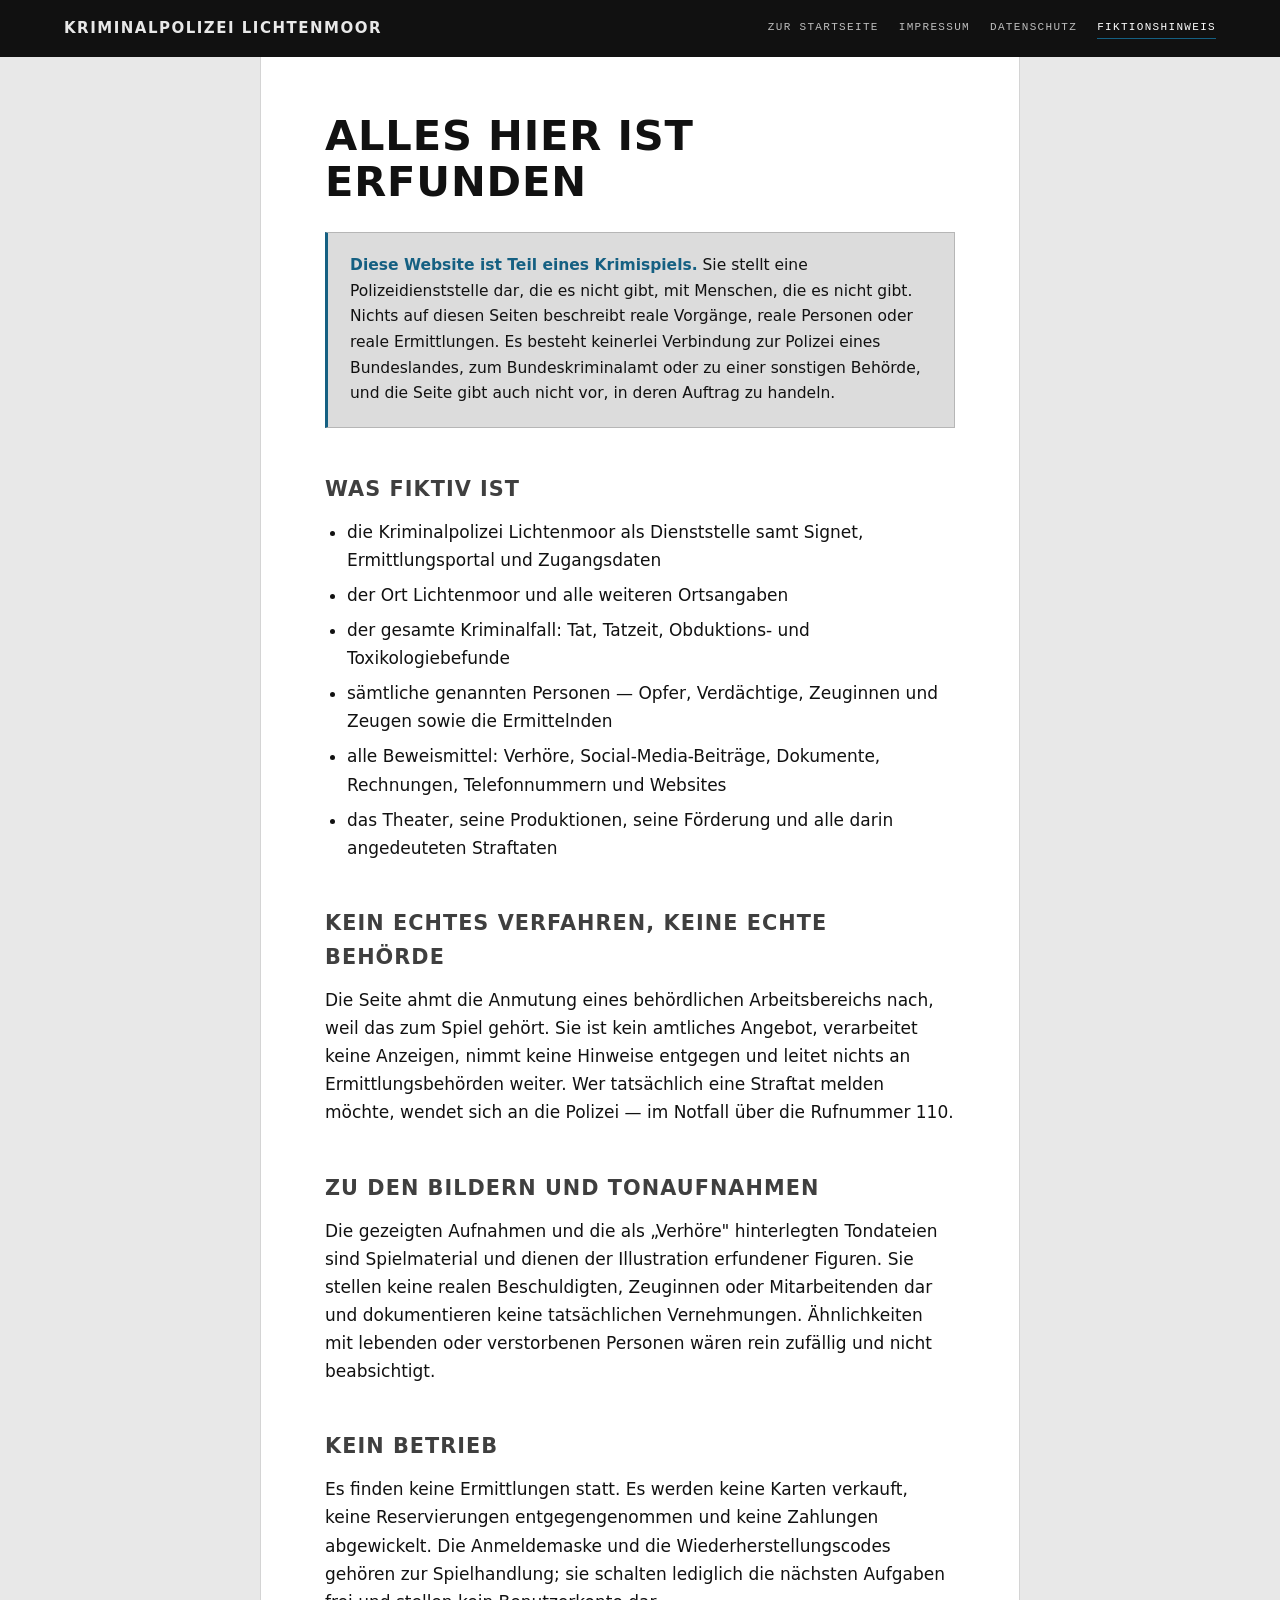
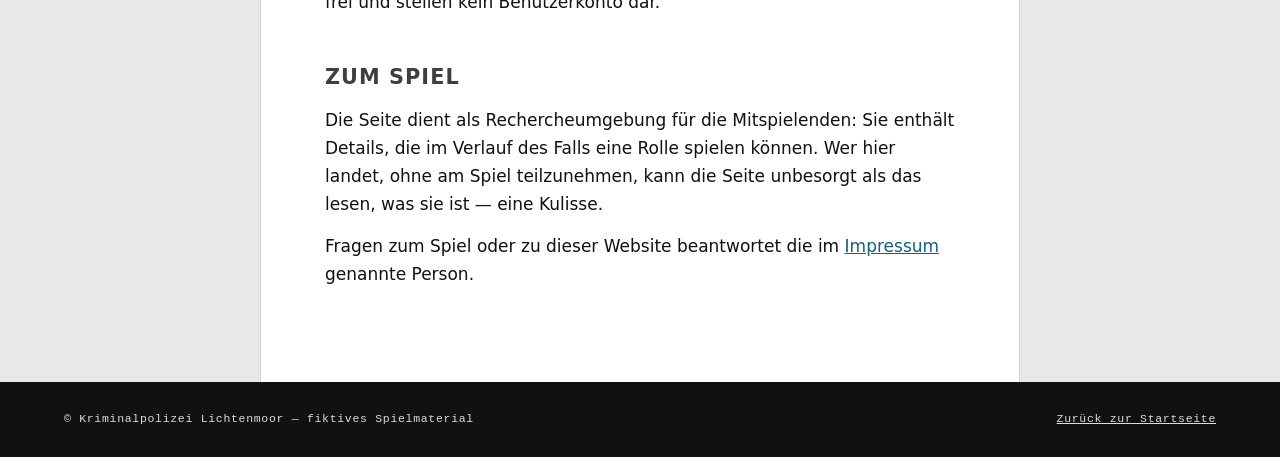
<file: hinweis.html>
<!DOCTYPE html>
<html lang="de">
<head>
<meta charset="UTF-8">
<meta name="viewport" content="width=device-width, initial-scale=1.0">
<meta name="robots" content="noindex, nofollow, noarchive, nosnippet">
<title>Fiktionshinweis — Kriminalpolizei Lichtenmoor</title>
<link rel="icon" href="data:,">
<link rel="stylesheet" href="legal.css">
</head>
<body>

<div class="topbar">
  <a class="mark" href="index.html">Kriminalpolizei Lichtenmoor</a>
  <nav aria-label="Rechtliches">
    <a href="index.html">Zur Startseite</a>
    <a href="impressum.html">Impressum</a>
    <a href="datenschutz.html">Datenschutz</a>
    <a href="hinweis.html" aria-current="page">Fiktionshinweis</a>
  </nav>
</div>

<main>
  <h1>Alles hier ist erfunden</h1>

  <div class="callout">
    <strong>Diese Website ist Teil eines Krimispiels.</strong> Sie stellt eine Polizeidienststelle dar,
    die es nicht gibt, mit Menschen, die es nicht gibt. Nichts auf diesen Seiten beschreibt reale
    Vorgänge, reale Personen oder reale Ermittlungen. Es besteht keinerlei Verbindung zur Polizei
    eines Bundes&shy;landes, zum Bundeskriminalamt oder zu einer sonstigen Behörde, und die Seite gibt
    auch nicht vor, in deren Auftrag zu handeln.
  </div>

  <h2>Was fiktiv ist</h2>
  <ul>
    <li>die Kriminalpolizei Lichtenmoor als Dienststelle samt Signet, Ermittlungsportal und Zugangsdaten</li>
    <li>der Ort Lichtenmoor und alle weiteren Ortsangaben</li>
    <li>der gesamte Kriminalfall: Tat, Tatzeit, Obduktions- und Toxikologiebefunde</li>
    <li>sämtliche genannten Personen — Opfer, Verdächtige, Zeuginnen und Zeugen sowie die Ermittelnden</li>
    <li>alle Beweismittel: Verhöre, Social-Media-Beiträge, Dokumente, Rechnungen, Telefonnummern und Websites</li>
    <li>das Theater, seine Produktionen, seine Förderung und alle darin angedeuteten Straftaten</li>
  </ul>

  <h2>Kein echtes Verfahren, keine echte Behörde</h2>
  <p>
    Die Seite ahmt die Anmutung eines behördlichen Arbeitsbereichs nach, weil das zum Spiel gehört.
    Sie ist kein amtliches Angebot, verarbeitet keine Anzeigen, nimmt keine Hinweise entgegen und
    leitet nichts an Ermittlungsbehörden weiter. Wer tatsächlich eine Straftat melden möchte, wendet
    sich an die Polizei — im Notfall über die Rufnummer 110.
  </p>

  <h2>Zu den Bildern und Tonaufnahmen</h2>
  <p>
    Die gezeigten Aufnahmen und die als „Verhöre" hinterlegten Tondateien sind Spielmaterial und
    dienen der Illustration erfundener Figuren. Sie stellen keine realen Beschuldigten, Zeuginnen oder
    Mitarbeitenden dar und dokumentieren keine tatsächlichen Vernehmungen. Ähnlichkeiten mit lebenden
    oder verstorbenen Personen wären rein zufällig und nicht beabsichtigt.
  </p>

  <h2>Kein Betrieb</h2>
  <p>
    Es finden keine Ermittlungen statt. Es werden keine Karten verkauft, keine Reservierungen
    entgegengenommen und keine Zahlungen abgewickelt. Die Anmeldemaske und die Wiederherstellungscodes
    gehören zur Spielhandlung; sie schalten lediglich die nächsten Aufgaben frei und stellen kein
    Benutzerkonto dar.
  </p>

  <h2>Zum Spiel</h2>
  <p>
    Die Seite dient als Rechercheumgebung für die Mitspielenden: Sie enthält Details, die im Verlauf
    des Falls eine Rolle spielen können. Wer hier landet, ohne am Spiel teilzunehmen, kann die Seite
    unbesorgt als das lesen, was sie ist — eine Kulisse.
  </p>

  <p>
    Fragen zum Spiel oder zu dieser Website beantwortet die im
    <a href="impressum.html">Impressum</a> genannte Person.
  </p>
</main>

<footer>
  <span>© Kriminalpolizei Lichtenmoor — fiktives Spielmaterial</span>
  <span><a href="index.html">Zurück zur Startseite</a></span>
</footer>

</body>
</html>
</file>
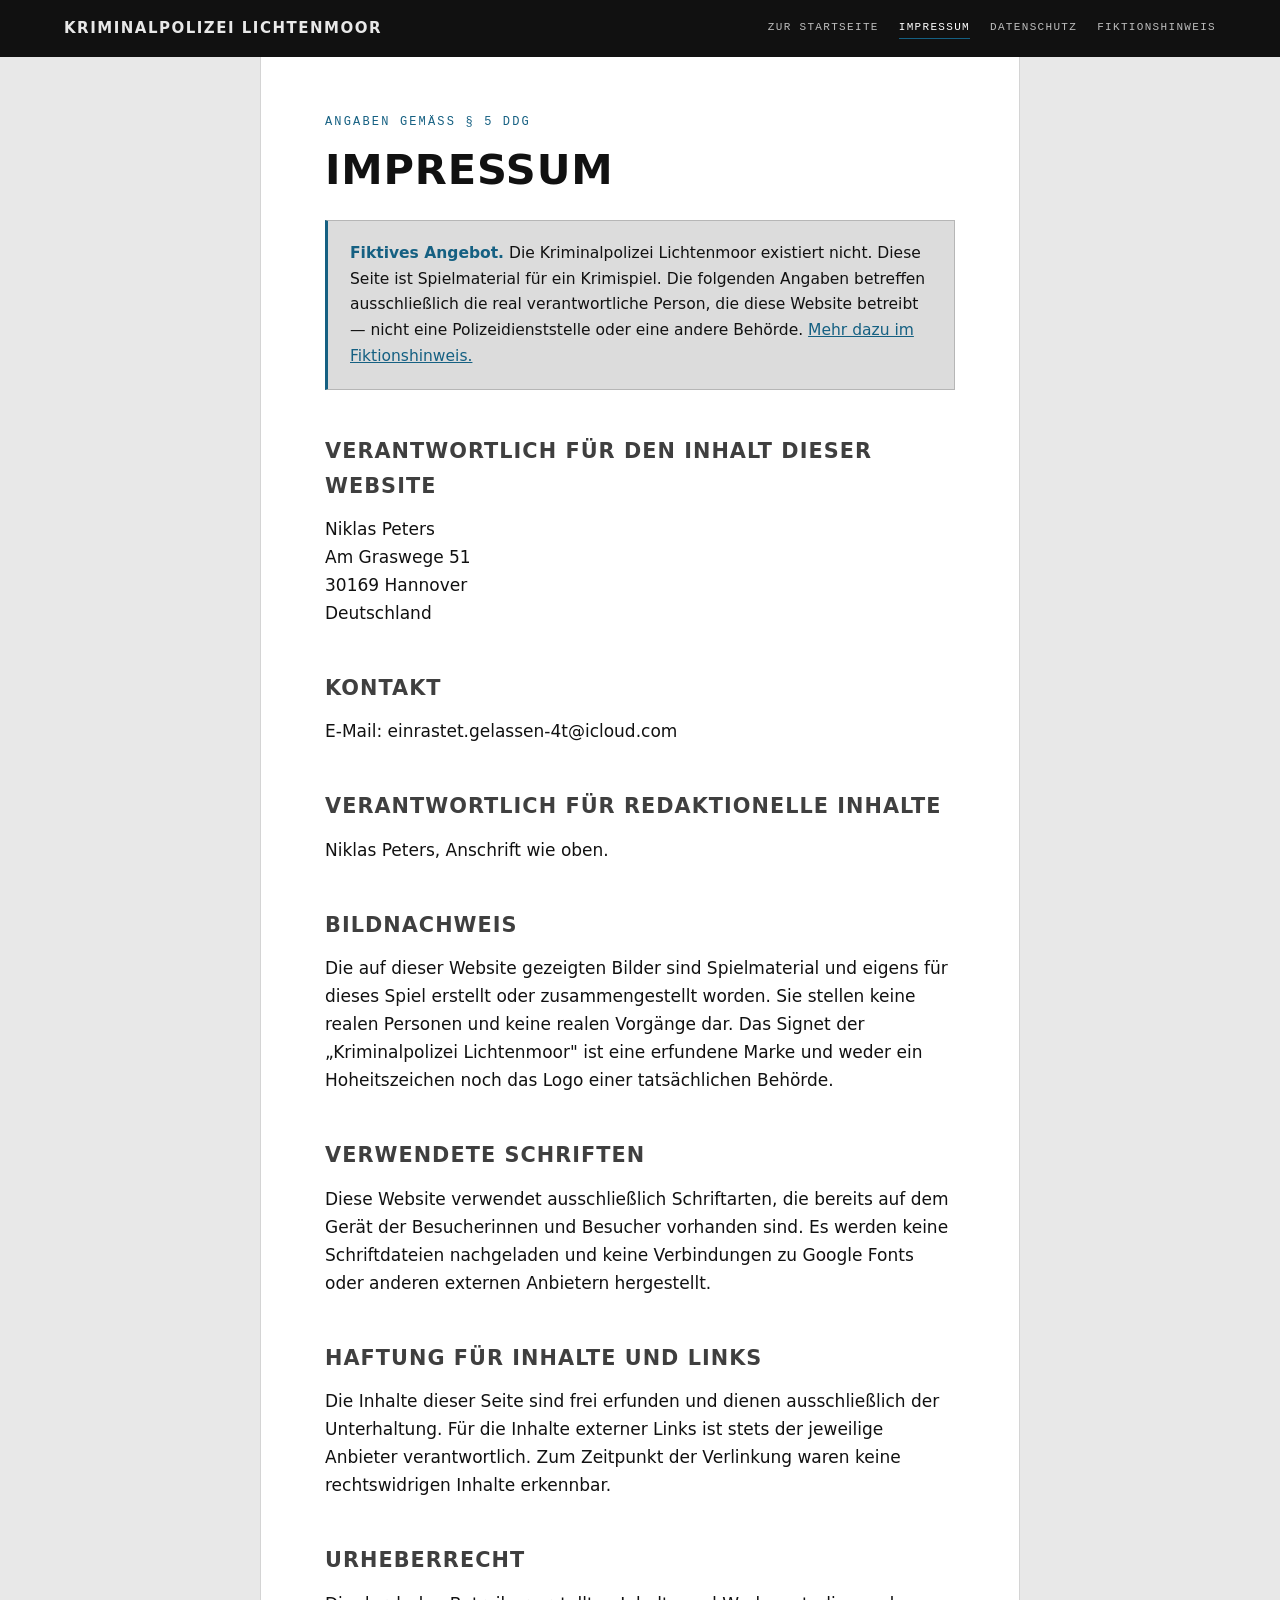
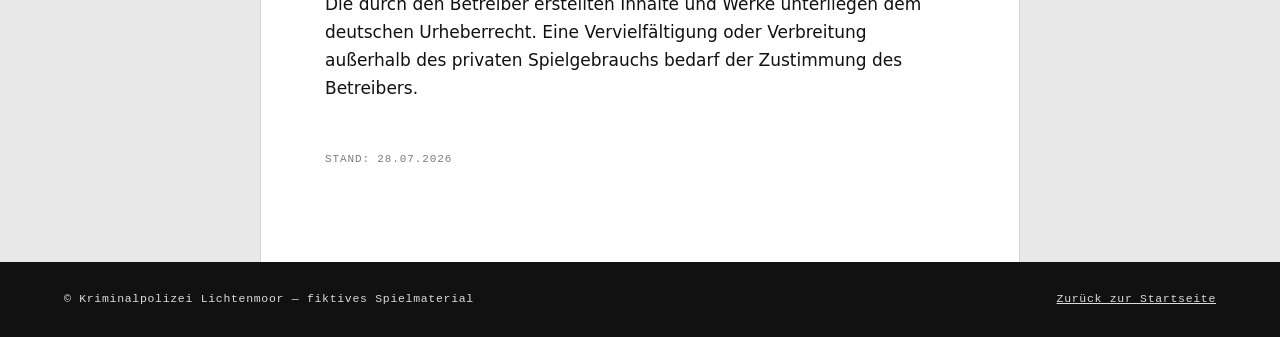
<file: impressum.html>
<!DOCTYPE html>
<html lang="de">
<head>
<meta charset="UTF-8">
<meta name="viewport" content="width=device-width, initial-scale=1.0">
<meta name="robots" content="noindex, nofollow, noarchive, nosnippet">
<title>Impressum — Kriminalpolizei Lichtenmoor</title>
<link rel="icon" href="data:,">
<link rel="stylesheet" href="legal.css">
</head>
<body>

<div class="topbar">
  <a class="mark" href="index.html">Kriminalpolizei Lichtenmoor</a>
  <nav aria-label="Rechtliches">
    <a href="index.html">Zur Startseite</a>
    <a href="impressum.html" aria-current="page">Impressum</a>
    <a href="datenschutz.html">Datenschutz</a>
    <a href="hinweis.html">Fiktionshinweis</a>
  </nav>
</div>

<main>
  <span class="eyebrow">Angaben gemäß § 5 DDG</span>
  <h1>Impressum</h1>

  <div class="callout">
    <strong>Fiktives Angebot.</strong> Die Kriminalpolizei Lichtenmoor existiert nicht. Diese Seite ist
    Spielmaterial für ein Krimispiel. Die folgenden Angaben betreffen ausschließlich die real
    verantwortliche Person, die diese Website betreibt — nicht eine Polizeidienststelle oder eine
    andere Behörde. <a href="hinweis.html">Mehr dazu im Fiktionshinweis.</a>
  </div>

  <h2>Verantwortlich für den Inhalt dieser Website</h2>
  <p>
    Niklas Peters<br>
    Am Graswege 51<br>
    30169 Hannover<br>
    Deutschland
  </p>

  <h2>Kontakt</h2>
  <p>
    E-Mail: einrastet.gelassen-4t@icloud.com
  </p>

  <h2>Verantwortlich für redaktionelle Inhalte</h2>
  <p>
    Niklas Peters, Anschrift wie oben.
  </p>

  <h2>Bildnachweis</h2>
  <p>
    Die auf dieser Website gezeigten Bilder sind Spielmaterial und eigens für dieses Spiel erstellt
    oder zusammengestellt worden. Sie stellen keine realen Personen und keine realen Vorgänge dar.
    Das Signet der „Kriminalpolizei Lichtenmoor" ist eine erfundene Marke und weder ein Hoheitszeichen
    noch das Logo einer tatsächlichen Behörde.
  </p>

  <h2>Verwendete Schriften</h2>
  <p>
    Diese Website verwendet ausschließlich Schriftarten, die bereits auf dem Gerät der Besucherinnen
    und Besucher vorhanden sind. Es werden keine Schriftdateien nachgeladen und keine Verbindungen zu
    Google Fonts oder anderen externen Anbietern hergestellt.
  </p>

  <h2>Haftung für Inhalte und Links</h2>
  <p>
    Die Inhalte dieser Seite sind frei erfunden und dienen ausschließlich der Unterhaltung. Für die
    Inhalte externer Links ist stets der jeweilige Anbieter verantwortlich. Zum Zeitpunkt der
    Verlinkung waren keine rechtswidrigen Inhalte erkennbar.
  </p>

  <h2>Urheberrecht</h2>
  <p>
    Die durch den Betreiber erstellten Inhalte und Werke unterliegen dem deutschen Urheberrecht.
    Eine Vervielfältigung oder Verbreitung außerhalb des privaten Spielgebrauchs bedarf der
    Zustimmung des Betreibers.
  </p>

  <p class="meta">Stand: 28.07.2026</p>
</main>

<footer>
  <span>© Kriminalpolizei Lichtenmoor — fiktives Spielmaterial</span>
  <span><a href="index.html">Zurück zur Startseite</a></span>
</footer>

</body>
</html>
</file>
<file: legal.css>
:root{
  /* Reine System-Schriften — keine externen Requests */
  --font-display: "Arial Narrow", "Helvetica Neue Condensed", "Roboto Condensed", system-ui, -apple-system, "Segoe UI", Arial, sans-serif;
  --font-body: system-ui, -apple-system, "Segoe UI", Roboto, "Helvetica Neue", Arial, sans-serif;
  --font-mono: ui-monospace, "SFMono-Regular", "SF Mono", Menlo, Consolas, "Liberation Mono", monospace;

  --ink:#111111;        /* dunkle Flächen, Text */
  --slate:#3F3F3F;      /* Anthrazit der Wortmarke */
  --signal:#156082;     /* Akzentfarbe, Links */
  --paper:#E8E8E8;      /* Hintergrund */
  --paper-bright:#FFFFFF;
  --paper-dim:#DCDCDC;  /* Callout-Hintergrund */
  --line: rgba(17,17,17,0.18);
  --line-light: rgba(232,232,232,0.28);
}
*{box-sizing:border-box;}
body{
  margin:0;
  background:var(--paper);
  color:var(--ink);
  font-family:var(--font-body);
  font-size:17px;
  line-height:1.65;
  -webkit-font-smoothing:antialiased;
}
:focus-visible{ outline:2px solid var(--signal); outline-offset:3px; }

.topbar{
  background:var(--ink);
  padding:16px 5vw;
  display:flex; align-items:center; justify-content:space-between; gap:16px; flex-wrap:wrap;
}
.topbar a.mark{
  font-family:var(--font-display);
  color:var(--paper); text-decoration:none; font-size:15px; font-weight:700;
  text-transform:uppercase; letter-spacing:0.1em;
}
.topbar nav{ display:flex; gap:20px; flex-wrap:wrap; }
.topbar nav a{
  font-family:var(--font-mono);
  font-size:11px; letter-spacing:0.12em; text-transform:uppercase;
  color:var(--paper-dim); text-decoration:none; opacity:0.85;
  border-bottom:1px solid transparent; padding-bottom:2px;
}
.topbar nav a:hover, .topbar nav a[aria-current="page"]{
  color:var(--paper-bright); border-color:var(--signal); opacity:1;
}

main{
  max-width:760px; margin:0 auto; padding:56px 5vw 80px;
  background:var(--paper-bright); border-left:1px solid var(--line); border-right:1px solid var(--line);
}

.eyebrow{
  font-family:var(--font-mono);
  text-transform:uppercase; font-size:12px; letter-spacing:0.18em;
  color:var(--signal); display:block; margin-bottom:14px;
}
h1{
  font-family:var(--font-display);
  font-size:clamp(2rem, 4vw, 2.6rem); line-height:1.1; margin:0 0 28px;
  text-transform:uppercase; letter-spacing:0.02em;
}
h2{
  font-family:var(--font-display);
  font-size:1.3rem; margin:44px 0 12px; color:var(--slate);
  text-transform:uppercase; letter-spacing:0.05em;
}
h3{
  font-family:var(--font-display);
  font-size:1.05rem; margin:28px 0 8px; color:var(--slate);
}
p{ margin:0 0 14px; }
ul{ margin:0 0 16px; padding-left:22px; }
li{ margin-bottom:7px; }
a{ color:var(--signal); }
hr{ border:none; border-top:1px solid var(--line); margin:44px 0; }

.callout{
  border:1px solid var(--line);
  border-left:3px solid var(--signal);
  background:var(--paper-dim);
  padding:20px 22px;
  margin:0 0 36px;
  font-size:0.97rem;
}
.callout strong{ color:var(--signal); }

.placeholder{
  background:rgba(21,96,130,0.14);
  border-bottom:1px dashed var(--signal);
  padding:0 3px;
  font-family:var(--font-mono);
  font-size:0.85em;
}

.meta{
  font-family:var(--font-mono);
  font-size:11px; letter-spacing:0.08em; text-transform:uppercase;
  color:rgba(17,17,17,0.55); margin-top:48px;
}

footer{
  background:var(--ink); color:var(--paper-dim);
  padding:28px 5vw;
  font-family:var(--font-mono);
  font-size:11.5px; letter-spacing:0.06em;
  display:flex; justify-content:space-between; gap:16px; flex-wrap:wrap;
}
footer a{ color:var(--paper-dim); }
</file>
